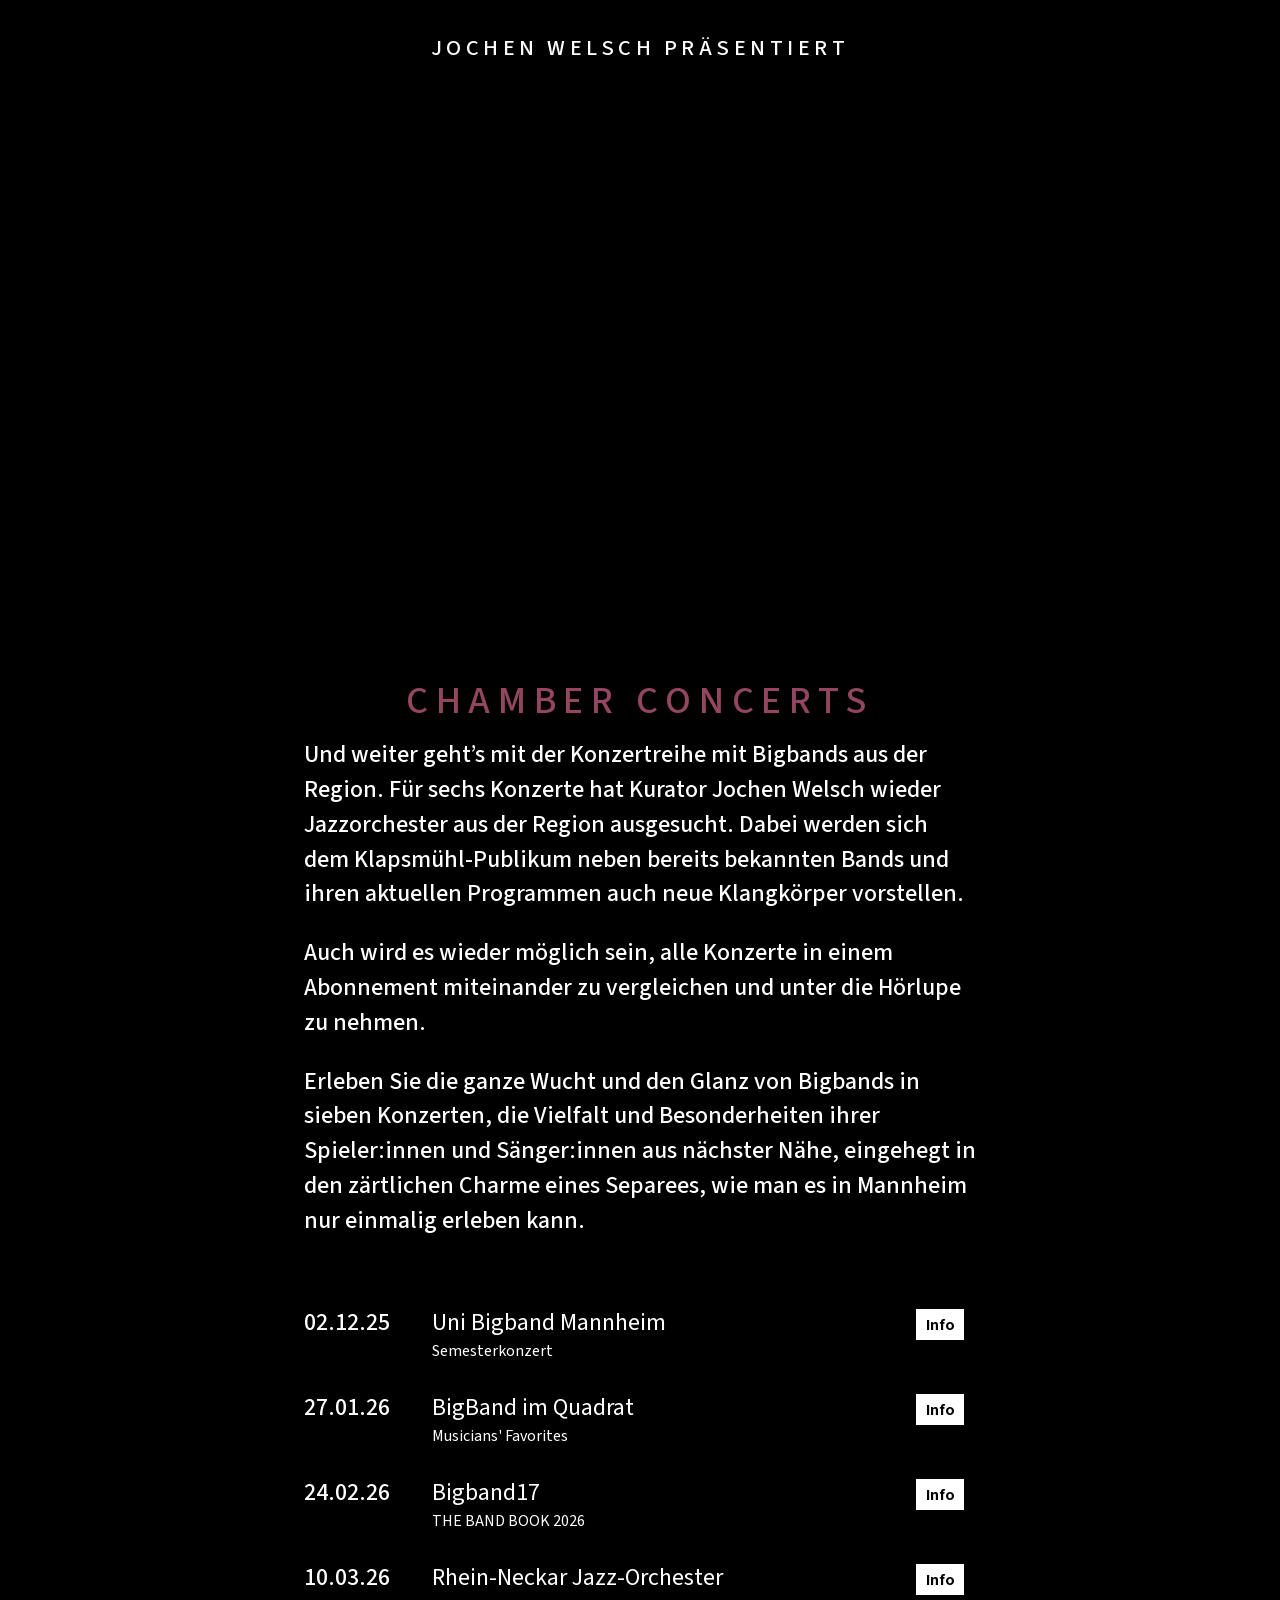
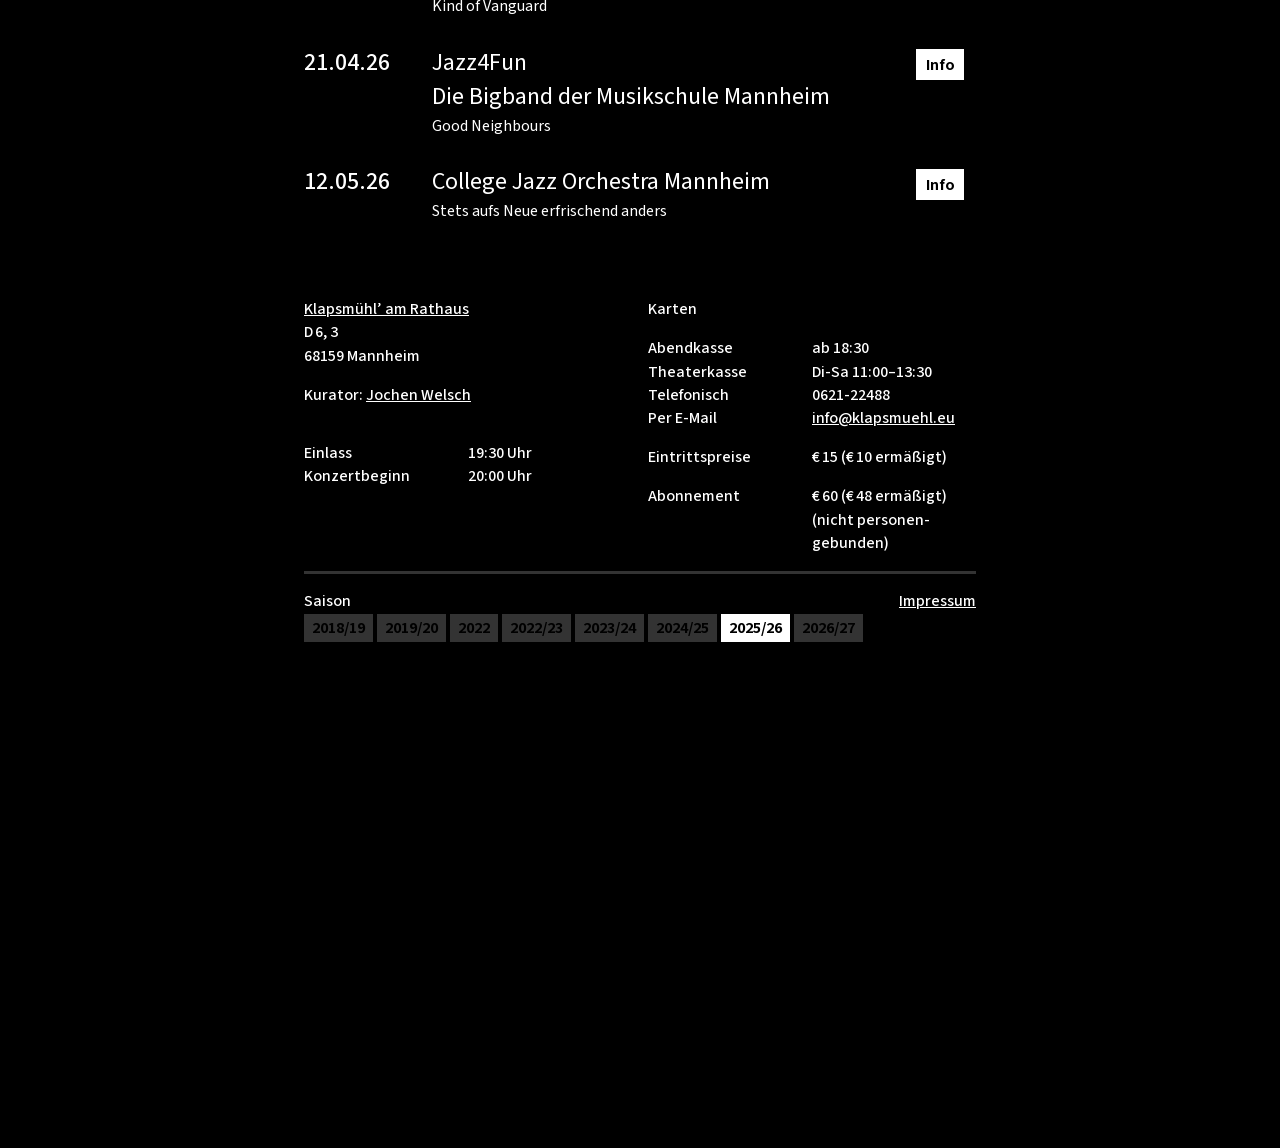
<file: index.html>
<!DOCTYPE html>
<html lang="de" class="home no-js">
<head>
	<meta charset="UTF-8">
	<meta http-equiv="refresh" content="1; url=./2026/">
	
	<title>Big Band Chamber Concerts - Welcome</title>

	<link rel="icon" type="image/x-icon" href="//bigbandchamberconcerts.de/favicon.ico?v=1" sizes="any">
	<link rel="icon" href="//bigbandchamberconcerts.de/favicon.svg?v=1" type="image/svg+xml">

	<style>
		@layer global;
		@import url('./global.css') layer(global);
	</style>

	<script>
		setTimeout(function () {
			window.location.href = './2026/';
		}, 20);
	</script>
	<!-- VERSION_PLACEHOLDER -->
</head>
<body>
	<p>If you are not redirected automatically, follow this <a href="./2026/">link to season 2025/26</a>.</p>
</body>
</html>
</file>
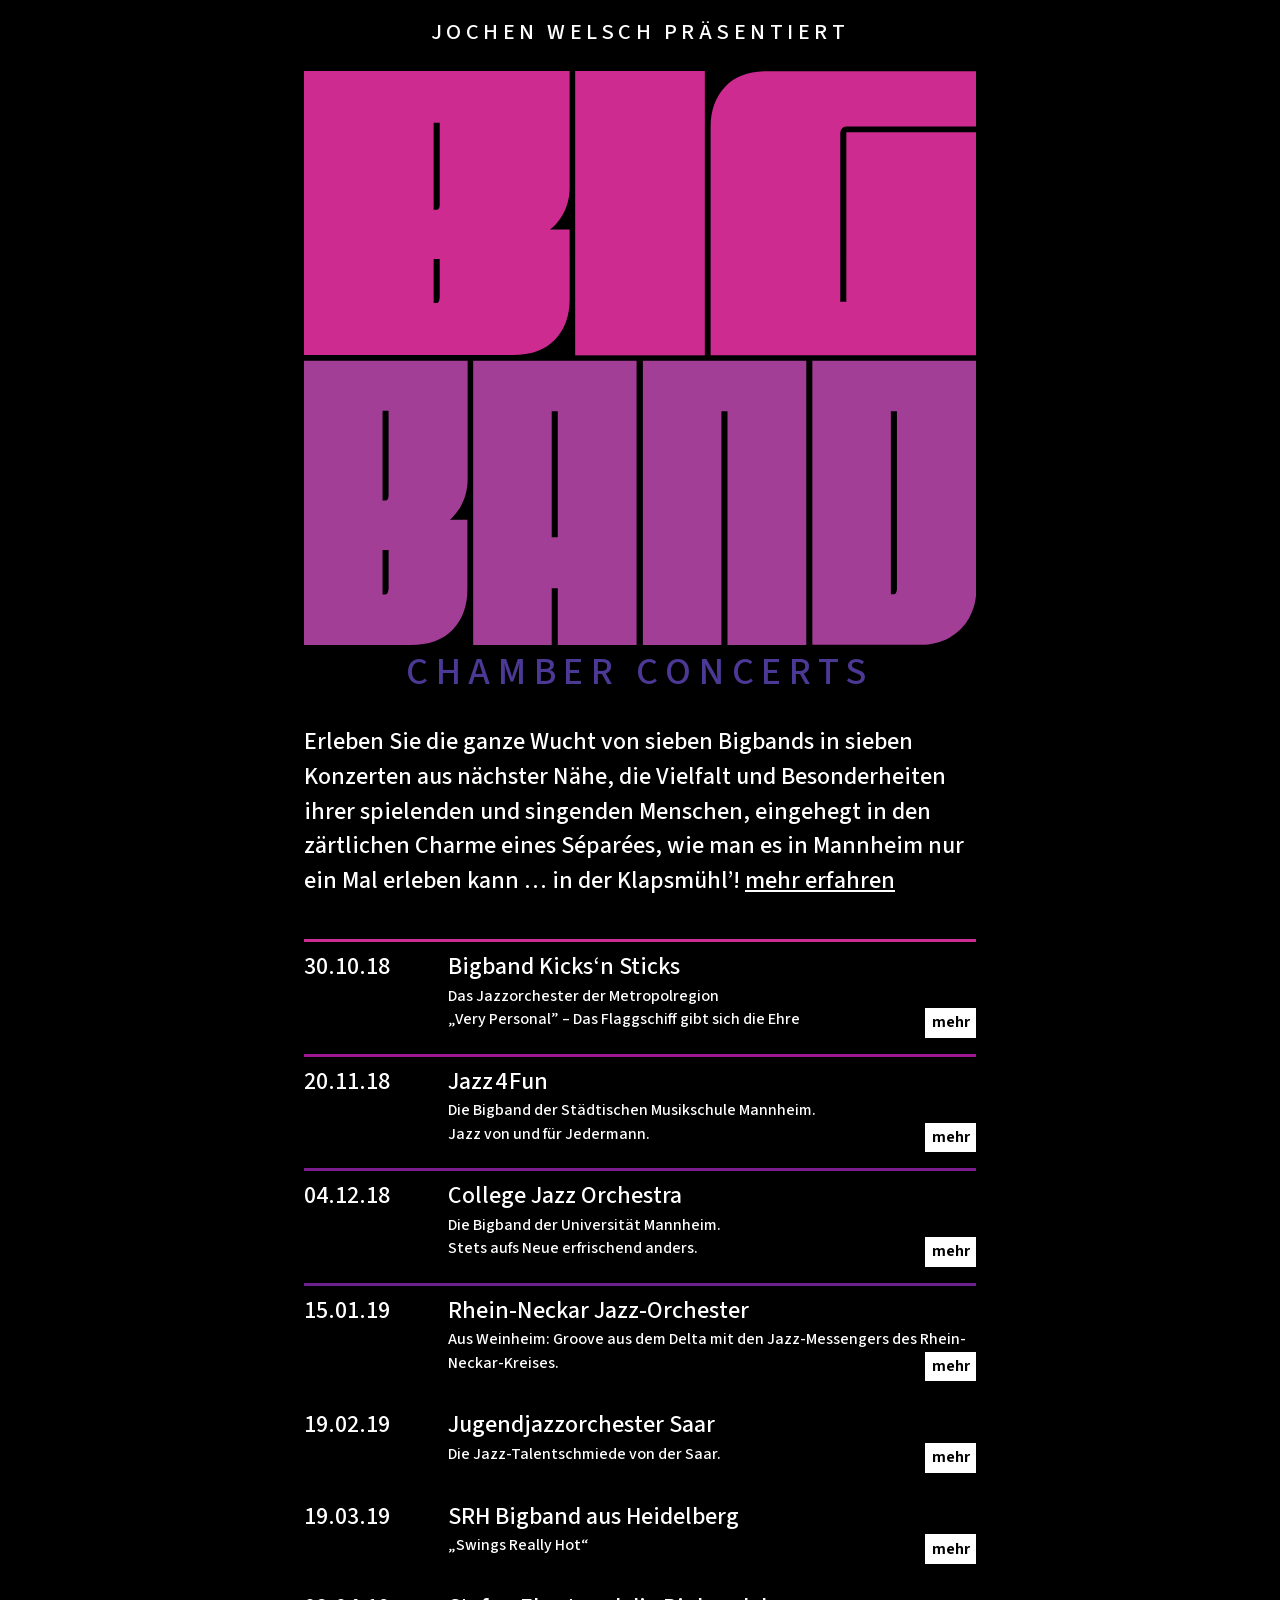
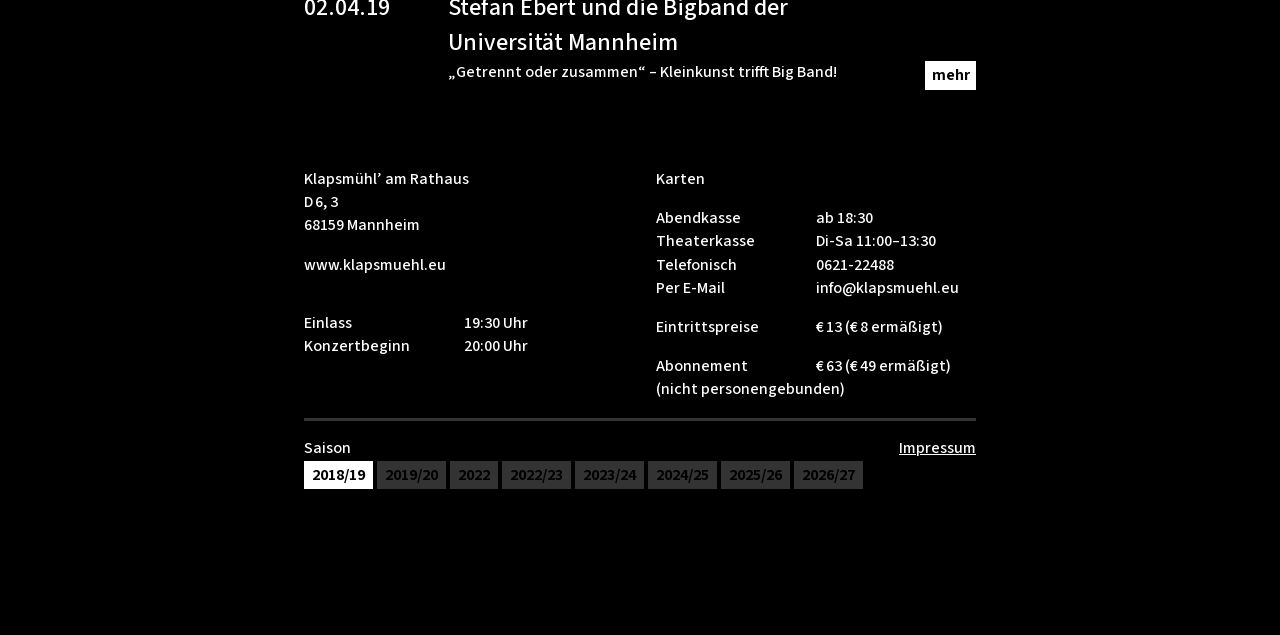
<file: 2018/index.html>
<!DOCTYPE html>
<html lang="de" class="bbcc-2018 no-js">
<head>
	<meta charset="utf-8" />
	<title>Big Band Chamber Concerts - Saison 2018/19</title>

	<meta name="viewport" content="width=device-width" />
	<!-- https://erikrunyon.com/2018/06/designing-web-content-for-watchos/ -->
	<!--<meta name="disabled-adaptations" content="watch">-->
	<link rel="icon" type="image/x-icon" href="//bigbandchamberconcerts.de/2018/favicon.ico">
	<meta property="og:title" content="Big Band Chamber Concerts" />
	<meta property="og:image" content="//bigbandchamberconcerts.de/2018/bbcc_preview.png" />

	<style>
		@layer global, theme;
		@import url('../global.css') layer(global);
		@import url('./2018.css') layer(theme);

		:root {
			--season-color-top: #A33E96;
			--season-color-bottom: #CD2B90;
		}
	</style>

	<!-- VERSION_PLACEHOLDER -->
	<script src="../global.js" type="module"></script><!-- module scripts are deferred by default -->
	<script src="./2018.js" type="module"></script>
</head>
<body>

	<div class="wrapper">
		<header>
			<span>Jochen Welsch präsentiert</span>
			<span><img src="./bigband.svg" class="logo" alt="Big Band Chamber Concerts"></span>
			<span>Chamber Concerts</span>
		</header>

		<main>
			<p class="intro">Erleben Sie die ganze Wucht von sieben Bigbands in sieben Konzerten aus nächster Nähe, die Vielfalt und Besonderheiten ihrer spielenden und singenden Menschen, eingehegt in den zärtlichen Charme eines Séparées, wie man es in Mannheim nur ein Mal erleben kann … in der Klapsmühl’! <a href="#toggle" id="toggle-intro">mehr erfahren</a></p>

			<div class="description hidden">
				<p>Die Idee, große Bands in einem kleinen Klub auftreten zu lassen, erscheint auf den ersten Blick etwas irrig, ist jedoch nicht so abwegig, wie z.B. einen Elefanten mit einer Mücke kreuzen zu wollen.</p>

				<p>Oftmals war Kurator Jochen Welsch selbst Band-Leader, wenn er mit Studierenden der Musikhochschule turnusgemäß zweimal im Jahr die akustischen Eigenheiten unseres Theaters auslotete. Die auf beiden Seiten - nämlich Bühne und Auditorium - prall gefüllte Klapsmühl’ erwies sich als Konzertsaal erster Güte mit urbanem Flair. Daraus entstand auch die Idee, Bigbands aus der Region eine Plattform zu geben und damit dem Publikum vor Ort die Möglichkeit zu bieten, einen solchen Makro-Kosmos mit all seinen Kleinst-Organismen unter die Hör-Lupe zu nehmen, ferner ganz und gar „nerdig“ die Bands miteinander in einer Abo-Reihe vergleichen zu können und den Begriff „regional“ weit zu denken.</p>

				<p>Erleben Sie die ganze Vielfalt einer Musikanten-Szene, die oft genug am Rand der medialen Aufmerksamkeit ihr durchaus interessantes Werk betreibt, egal ob mit Profi-Musikern, als Jugend-Auswahl-Ensemble oder ambitionierten Amateuren.</p>

				<p>Den Auftakt im Oktober bestreitet mit der Profi-Bigband Kicks’n Sticks das Flaggschiff der hiesigen Bigbands mit einem „Very Personal“-Programm, gefolgt von der Bigband der Städtischen Musikschule Mannheim - „Jazz4Fun“ unter der Leitung von Bernd Ballreich.</p>

				<p>Die Bigband der Universität Mannheim wird gleich mit zwei unterschiedlichen Programmen - geleitet von Jochen Welsch - beim Publikum vorstellig. Bei einem davon wird der Singer&Songwriter Stefan Ebert mit seinen Stücken unter dem Motto „Getrennt oder zusammen - Kleinkunst trifft Big Band“ zu Gast sein. Mit der SRH Bigband und dem Rhein-Neckar Jazz Orchester haben wir zwei sehr interessante und bestens kultivierte Bands aus der Region eingeladen. SRH aus Heidelberg könnte durchaus auch für „Swings Really Hot“ stehen, während das RNJO unter dem Motto „Groove aus dem Delta“ als musikalische Botschafter des Rhein-Neckar-Kreises ein breites Spektrum zwischen Tradition und Moderne im Portfolio hat.</p>

				<p>Das Jugendjazzorchster des Saarlandes unter der Leitung von Martin S. Schmitt - ein Auswahlorchester ersten Ranges - wird ein weiteres Schmankerl sein, das Sie sich nicht entgehen lassen sollten!</p>

				<p>Erleben Sie die ganze Wucht von sieben Bigbands in sieben Konzerten aus nächster Nähe, die Vielfalt und Besonderheiten ihrer spielenden und singenden Menschen, eingehegt in den zärtlichen Charme eines Séparées, wie man es in Mannheim nur ein Mal erleben kann.</p>
				<p><a href="#toggle" id="hide-extended-intro">Beschreibung ausblenden</a></p>
			</div>

			<dl class="termine">
				<dt data-color="cd2c91">30.10.18</dt>
				<dd>
					<em>Bigband Kicks‘n Sticks</em>Das Jazzorchester der Metropolregion<br />„Very Personal” – Das Flaggschiff gibt sich die Ehre
					<a href="#more" class="band-more">mehr</a>
					<figure class="detail">
						<img src="./termine_kicksnsticks.jpg" width="800" height="533" />
						<figcaption>Band-Website: <a href="http://www.kicksnsticks.de" data-external="true">kicksnsticks.de</a><br />Bildrechte: P. Nimsky 2017</figcaption>
					</figure>
				</dd>

				<dt data-color="a0188f">20.11.18</dt>
				<dd>
					<em>Jazz 4 Fun</em>Die Bigband der Städtischen Musikschule Mannheim.<br />Jazz von und für Jedermann.
					<a href="#more" class="band-more">mehr</a>
					<figure class="detail">
						<img src="./termine_jazz4fun.jpg" width="800" height="533" />
						<figcaption>Band-Website: <a href="http://www.mannheim.de/de/seiten?fulltext=Jazz4fun" data-external="true">www.mannheim.de/de/seiten?fulltext=Jazz4fun</a></figcaption>
					</figure>
				</dd>

				<dt data-color="7b1d8e">04.12.18</dt>
				<dd>
					<em>College Jazz Orchestra</em>Die Bigband der Universität Mannheim.<br />Stets aufs Neue erfrischend anders.
					<a href="#more" class="band-more">mehr</a>
					<figure class="detail">
						<img src="./termine_cjo.jpg" width="800" height="533" />
						<figcaption>Band-Website: <a href="http://collegejazz.uni-mannheim.de" data-external="true">collegejazz.uni-mannheim.de</a><br />Bildrechte: F.ULL.IMAGE Photografie</figcaption>
					</figure>
				</dd>

				<dt data-color="6c218e">15.01.19</dt>
				<dd>
					<em>Rhein-Neckar Jazz-Orchester</em>Aus Weinheim: Groove aus dem Delta mit den Jazz-Messengers des Rhein-Neckar-Kreises.
					<a href="#more" class="band-more">mehr</a>
					<figure class="detail">
						<img src="./termine_rnjo.jpg" width="800" height="533" />
						<figcaption>Band-Website: <a href="http://www.rnjo.de" data-external="true">www.rnjo.de</a></figcaption>
					</figure>
				</dd>

				<dt data-color="51238d">19.02.19</dt>
				<dd>
					<em>Jugendjazzorchester Saar</em>Die Jazz-Talentschmiede von der Saar.
					<a href="#more" class="band-more">mehr</a>
					<figure class="detail">
						<img src="./termine_josaar.jpg" width="800" height="533" />
						<figcaption>Band-Website: <a href="http://www.jjos.de" data-external="true">www.jjos.de</a></figcaption>
					</figure>
				</dd>

				<dt data-color="503095">19.03.19</dt>
				<dd>
					<em>SRH Bigband aus Heidelberg</em>„Swings Really Hot“
					<a href="#more" class="band-more">mehr</a>
					<figure class="detail">
						<img src="./termine_srh.jpg" width="800" height="533" />
						<figcaption>Band-Website: <a href="https://www.srh-bigband.de" data-external="true">www.srh-bigband.de</a></figcaption>
					</figure>
				</dd>

				<dt data-color="342b87">02.04.19</dt>
				<dd>
					<em>Stefan Ebert und die Bigband der Universität&nbsp;Mannheim</em>„Getrennt oder zusammen“ – Kleinkunst trifft Big Band!
					<a href="#more" class="band-more">mehr</a>
					<figure class="detail">
						<img src="./termine_stefanebert.jpg" width="800" height="533" />
						<figcaption>Band-Website: <a href="http://www.stefan-ebert.de" data-external="true">www.stefan-ebert.de</a><br />Bildrechte: P. Nimsky 2017</figcaption>
					</figure>
				</dd>

				<dt data-color="342b87"></dt><dd></dd>
			</dl>

			<section class="left">
				<p>Klapsmühl’ am Rathaus<br />
				D 6, 3<br />
				68159 Mannheim</p>

				<p>www.klapsmuehl.eu</p>

				<hr data-color="342b87" />

				<dl>
					<dt>Einlass</dt><dd>19:30 Uhr</dd>
					<dt>Konzertbeginn</dt><dd>20:00 Uhr</dd>
				</dl>
			</section>
			<section class="right">
				<p>Karten</p>

				<dl>
					<dt>Abendkasse</dt><dd>ab 18:30</dd>
					<dt>Theaterkasse</dt><dd>Di-Sa 11:00–13:30</dd>
					<dt>Telefonisch</dt><dd>0621-22488</dd>
					<dt>Per E-Mail</dt><dd>info@klapsmuehl.eu</dd>
				</dl>

				<dl>
					<dt>Eintrittspreise</dt><dd>€&thinsp;13 (€&thinsp;8 ermäßigt)</dd>
				</dl>

				<dl>
					<dt>Abonnement</dt><dd>€&thinsp;63 (€&thinsp;49 ermäßigt)</dd>
					<span>(nicht personengebunden)</span>
				</dl>
			</section>
		</main>

		<footer>
			<nav class="season">
				<p>Saison</p>

				<ul>
					<li><a href="../nav.html">Other Seasons</a></li>
				</ul>
			</nav>

			<div class="meta">
				<a href="../imprint.html">Impressum</a>
			</div>
		</footer>
	</div>
</body>
</html>
</file>
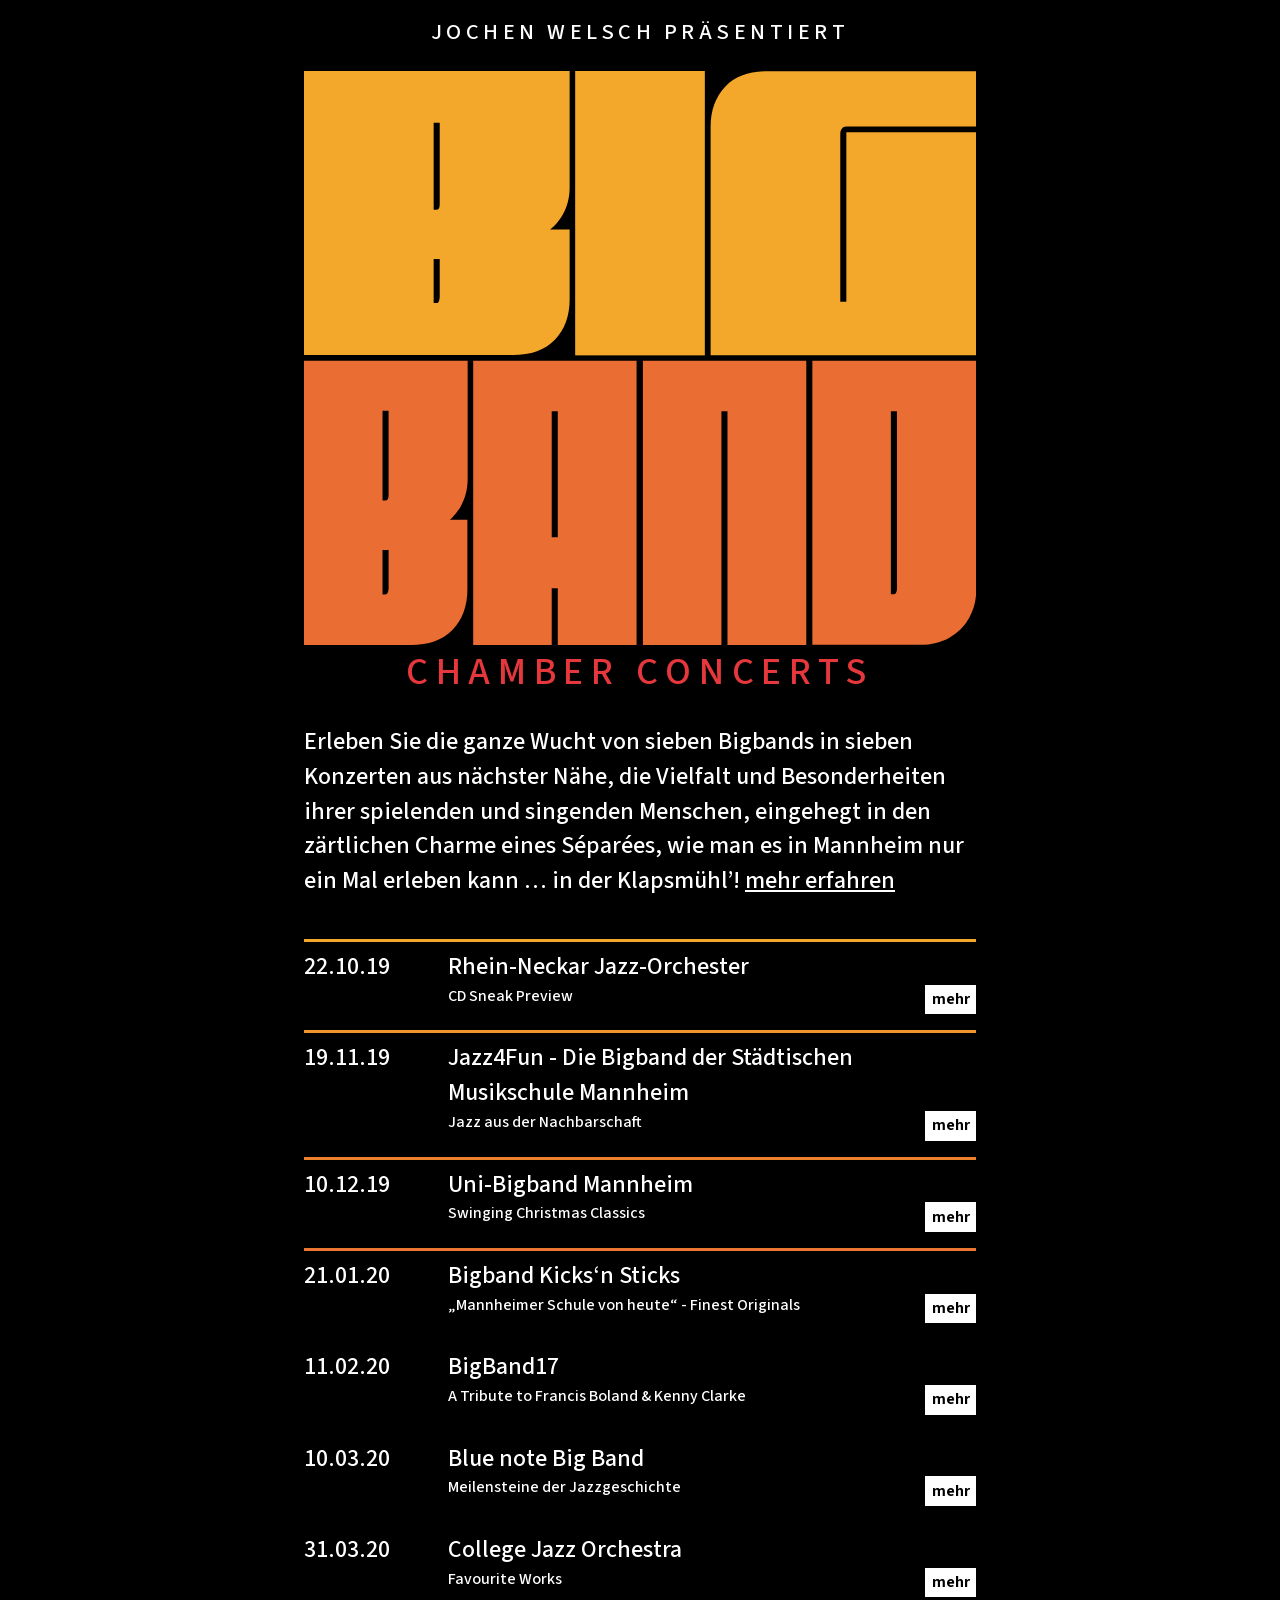
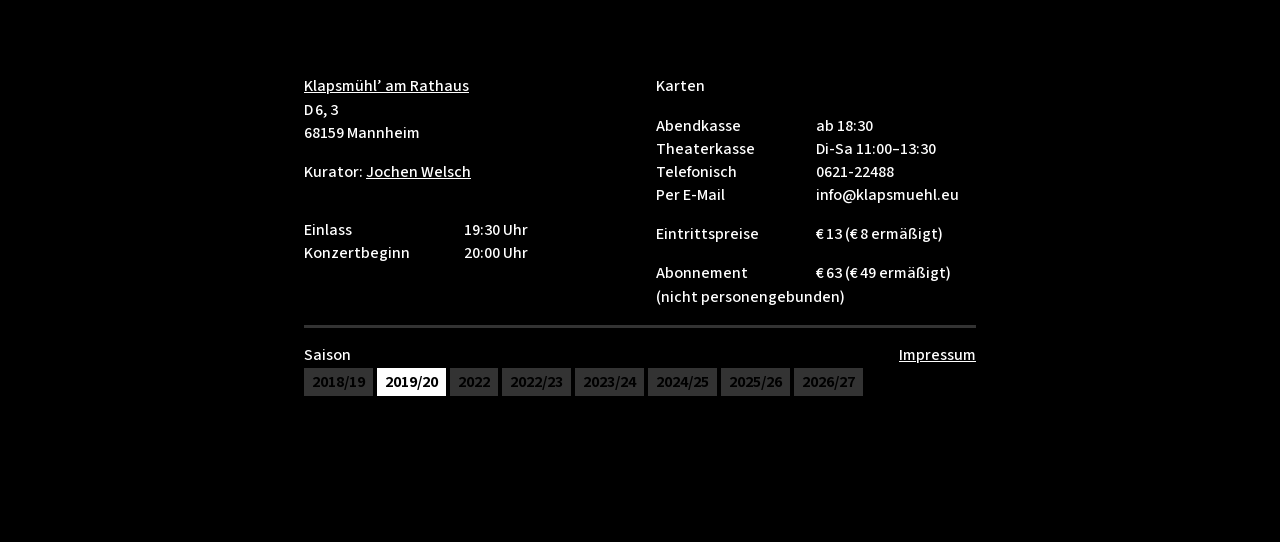
<file: 2019/index.html>
<!DOCTYPE html>
<html lang="de" class="bbcc-2019 no-js">
<head>
	<meta charset="utf-8" />
	<title>Big Band Chamber Concerts - Saison 2019/20</title>

	<meta name="viewport" content="width=device-width" />
	<link rel="icon" type="image/x-icon" href="//bigbandchamberconcerts.de/2019/favicon.ico">
	<meta property="og:title" content="Big Band Chamber Concerts" />
	<meta property="og:image" content="//bigbandchamberconcerts.de/2019/bbcc_preview.png" />

	<style>
		@layer global, theme;
		@import url('../global.css') layer(global);
		@import url('./2019.css') layer(theme);

		:root {
			--season-color-top: #ea6d33;
			--season-color-bottom: #f3a82c;
		}
	</style>

	<!-- VERSION_PLACEHOLDER -->
	<script src="../global.js" type="module"></script><!-- module scripts are deferred by default -->
	<script src="./2019.js" type="module"></script>
	<style>
		
	</style>
</head>
<body>

	<div class="wrapper">
		<header>
			<span>Jochen Welsch präsentiert</span>
			<span><img src="./bigband.svg?v=1" class="logo" alt="Big Band Chamber Concerts"></span>
			<span>Chamber Concerts</span>
		</header>

		<main>
			<p class="intro">Erleben Sie die ganze Wucht von sieben Bigbands in sieben Konzerten aus nächster Nähe, die Vielfalt und Besonderheiten ihrer spielenden und singenden Menschen, eingehegt in den zärtlichen Charme eines Séparées, wie man es in Mannheim nur ein Mal erleben kann … in der Klapsmühl’! <a href="#toggle" id="toggle-intro">mehr erfahren</a></p>

			<div class="description hidden">
				<p>Die Konzertreihe mit Big Bands aus der Region geht nach einer fulminanten ersten Saison in die zweite Runde. Die auf beiden Seiten - nämlich Bühne und Auditorium - prall gefüllte Klapsmühl’ erwies sich als Konzertsaal erster Güte mit urbanem Flair.</p>

				<p>Für sieben weitere Konzerte hat Kurator Jochen Welsch wieder Jazzorchester ausgesucht, ohne den Begriff „regional“ zu eng zu fassen. Dabei werden sich dem Klapsmühl-Publikum neben bereits bekannten Bands und ihren aktuellen Programmen auch einige neue Klangkörper vorstellen.</p>

				<p>Auch wird es wieder möglich sein, alle Bigbands in einem Abonnement miteinander zu vergleichen und unter die Hörlupe zu nehmen.</p>

				<p>Beim Auftakt im Oktober stellt das Rhein-Neckar Jazz Orchester in einer Sneak Preview seine aktuelle CD-Produktion vor. Im November kommen unsere Nachbarn aus der Städtischen Musikschule „Jazz4Fun“ auf einen Besuch vorbei.</p>

				<p>Die Bigband der Universität Mannheim stimmt uns lässig swingend im Dezember auf Weihnachten ein.</p>

				<p>Die Profis von Kicks’n Sticks zeigen passend zum neuen Jahr mit Musik von Mannheimer Jazz-Komponisten, dass zeitgenössische Musik nicht nur für Musiker interessant ist.</p>

				<p>Mit den Programmen der BigBand17 aus Heidelberg und der Blue note Big Band aus Neustadt wird Jazzgeschichte lebendig.</p>

				<p>Das College Jazz Orchestra beschließt die Saison und präsentiert die Ergebnisse von zwei Semestern intensiver Arbeit.</p>

				<p>Erleben Sie die ganze Vielfalt einer Musikanten-Szene, die oft genug am Rand der medialen Aufmerksamkeit ihr interessantes Werk betreibt.</p>
				<p><a href="#toggle" id="hide-extended-intro">Beschreibung ausblenden</a></p>
			</div>

			<dl class="termine">
				<dt data-color="f2a72b">22.10.19</dt>
				<dd>
					<em>Rhein-Neckar Jazz-Orchester</em>CD Sneak Preview
					<a href="#more" class="band-more">mehr</a>
					<figure class="detail">
						<img src="./termine-rnjo.jpg?v=1" width="800" height="533" />
						<figcaption>Band-Website: <a href="http://www.rnjo.de" data-external="true">www.rnjo.de</a></figcaption>
					</figure>
				</dd>

				<dt data-color="f0942d">19.11.19</dt>
				<dd>
					<em>Jazz4Fun - Die Bigband der Städtischen Musikschule Mannheim</em>Jazz aus der Nachbarschaft
					<a href="#more" class="band-more">mehr</a>
					<figure class="detail">
						<img src="./termine-jazz4fun.jpg?v=1" width="800" height="533" />
						<figcaption>Band-Website: <a href="http://www.mannheim.de/de/seiten?fulltext=Jazz4fun" data-external="true">www.mannheim.de/de/seiten?fulltext=Jazz4fun</a></figcaption>
					</figure>
				</dd>

				<dt data-color="ee812d">10.12.19</dt>
				<dd>
					<em>Uni-Bigband Mannheim</em>Swinging Christmas Classics
					<a href="#more" class="band-more">mehr</a>
					<figure class="detail">
						<img src="./termine-bb-uni-ma.jpg?v=1" width="800" height="533" />
						<figcaption>Band-Website: <a href="http://www.stefan-ebert.de" data-external="true">www.stefan-ebert.de</a><br />Bildrechte: P. Nimsky 2017</figcaption>
					</figure>
				</dd>

				<dt data-color="eb7733">21.01.20</dt>
				<dd>
					<em>Bigband Kicks‘n Sticks</em>„Mannheimer Schule von heute“ - Finest Originals
					<a href="#more" class="band-more">mehr</a>
					<figure class="detail">
						<img src="./termine-kicksnsticks.jpg?v=1" width="800" height="533" />
						<figcaption>Band-Website: <a href="http://www.kicksnsticks.de" data-external="true">kicksnsticks.de</a><br />Bildrechte: P. Nimsky 2017</figcaption>
					</figure>
				</dd>

				<dt data-color="eb6e33">11.02.20</dt>
				<dd>
					<em>BigBand17</em>A Tribute to Francis Boland & Kenny Clarke
					<a href="#more" class="band-more">mehr</a>
					<figure class="detail">
						<img src="./termine-bb17.jpg?v=1" width="800" height="533" />
						<figcaption>Band-Website: <a href="https://bigband17.de/" data-external="true">bigband17.de</a></figcaption>
					</figure>
				</dd>

				<dt data-color="e85631">10.03.20</dt>
				<dd>
					<em>Blue note Big Band</em>Meilensteine der Jazzgeschichte
					<a href="#more" class="band-more">mehr</a>
					<figure class="detail">
						<img src="./termine-bluenote.jpg?v=1" width="800" height="533" />
						<figcaption>Band-Website: <a href="https://www.bluenotebigband.de/" data-external="true">bluenotebigband.de</a></figcaption>
					</figure>
				</dd>

				<dt data-color="e6383c">31.03.20</dt>
				<dd>
					<em>College Jazz Orchestra</em>Favourite Works
					<a href="#more" class="band-more">mehr</a>
					<figure class="detail">
						<img src="./termine-cjo.jpg?v=1" width="800" height="533" />
						<figcaption>Band-Website: <a href="http://collegejazz.uni-mannheim.de/" data-external="true">collegejazz.uni-mannheim.de</a></figcaption>
					</figure>
				</dd>



				<dt data-color="e41f46"></dt><dd></dd>
			</dl>

			<section class="left">
				<p><a href="http://www.klapsmuehl.eu/" data-external="true">Klapsmühl’ am Rathaus</a><br />
				D 6, 3<br />
				68159 Mannheim</p>

				<p>Kurator: <a href="http://jochenwelsch.com/" data-external="true">Jochen Welsch</a></p>

				<hr data-color="e41f46" />

				<dl>
					<dt>Einlass</dt><dd>19:30 Uhr</dd>
					<dt>Konzertbeginn</dt><dd>20:00 Uhr</dd>
				</dl>
			</section>
			<section class="right">
				<p>Karten</p>

				<dl>
					<dt>Abendkasse</dt><dd>ab 18:30</dd>
					<dt>Theaterkasse</dt><dd>Di-Sa 11:00–13:30</dd>
					<dt>Telefonisch</dt><dd>0621-22488</dd>
					<dt>Per E-Mail</dt><dd>info@klapsmuehl.eu</dd>
				</dl>

				<dl>
					<dt>Eintrittspreise</dt><dd>€&thinsp;13 (€&thinsp;8 ermäßigt)</dd>
				</dl>

				<dl>
					<dt>Abonnement</dt><dd>€&thinsp;63 (€&thinsp;49 ermäßigt)</dd>
					<span>(nicht personengebunden)</span>
				</dl>
			</section>
		</main>

		<footer>
			<nav class="season">
				<p>Saison</p>

				<ul>
					<li><a href="../nav.html">Other Seasons</a></li>
				</ul>
			</nav>

			<div class="meta">
				<a href="../imprint.html">Impressum</a>
			</div>
		</footer>
	</div>
</body>
</html>
</file>
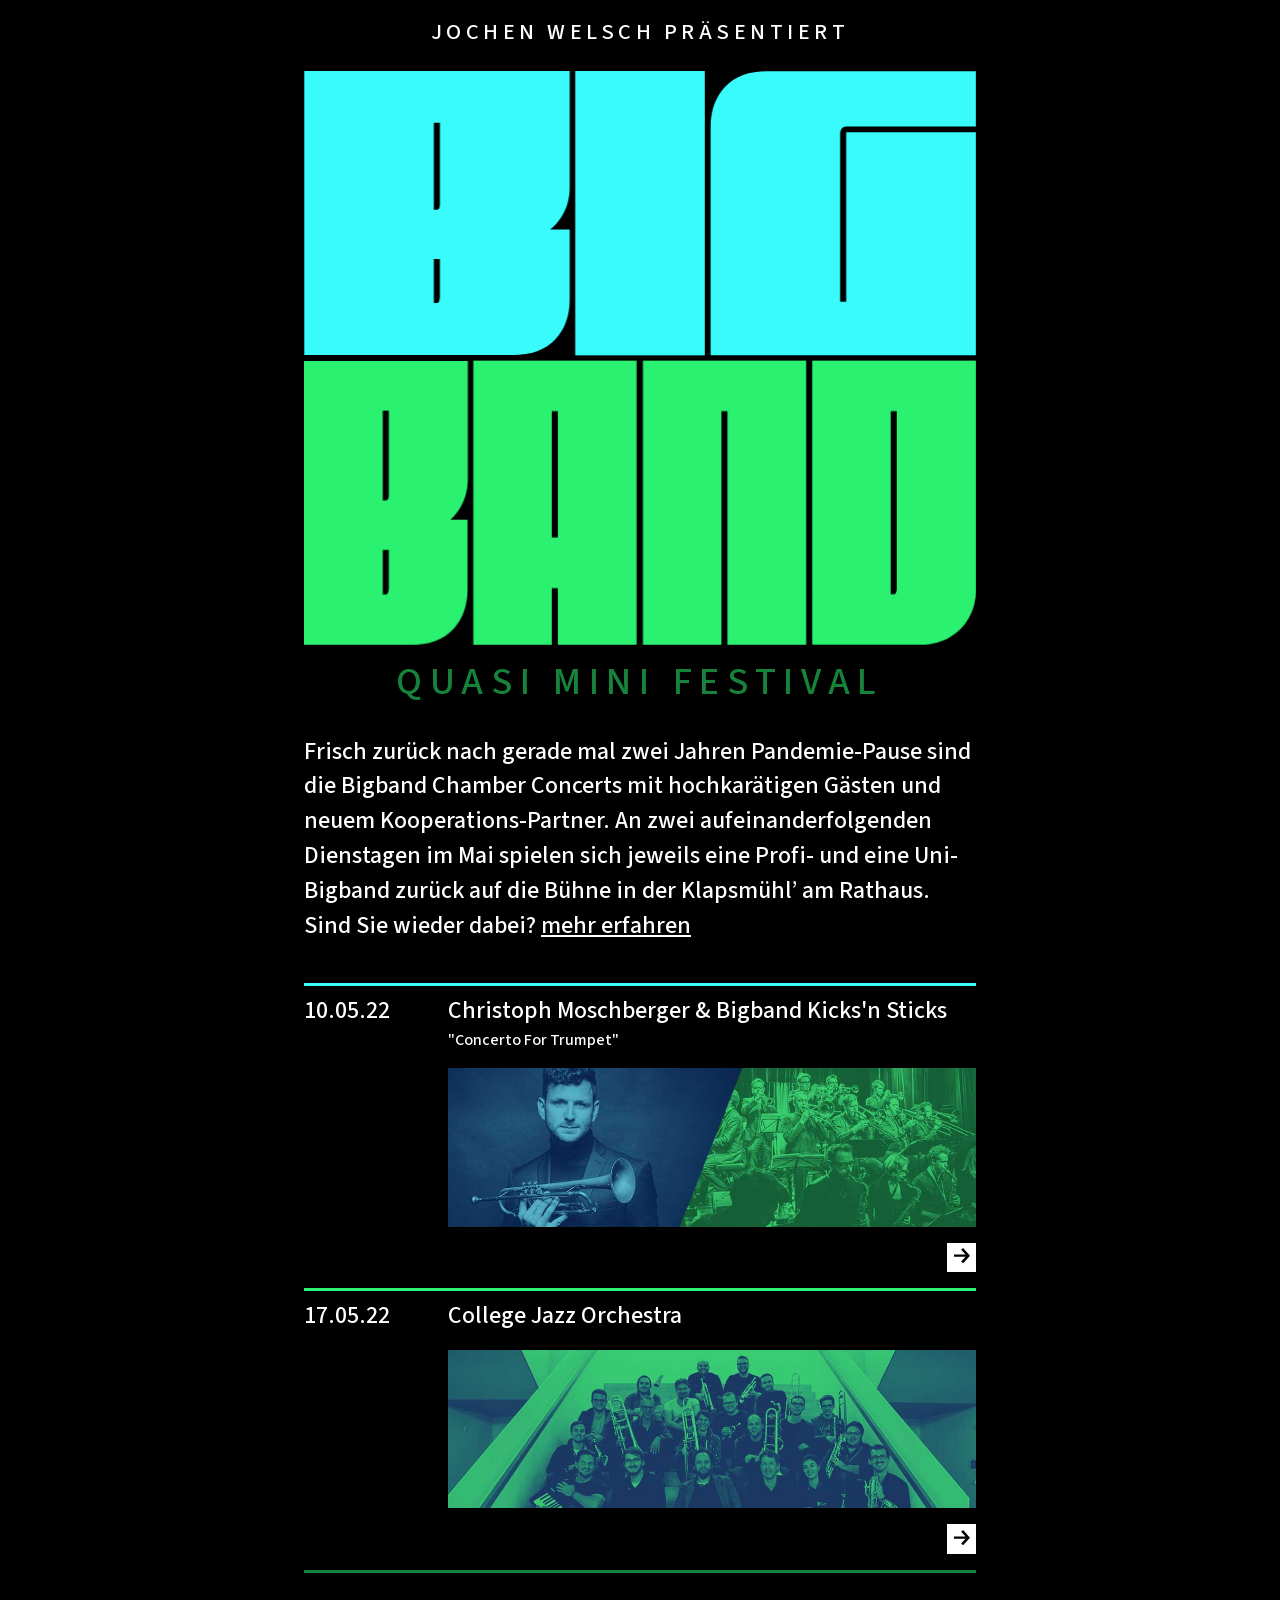
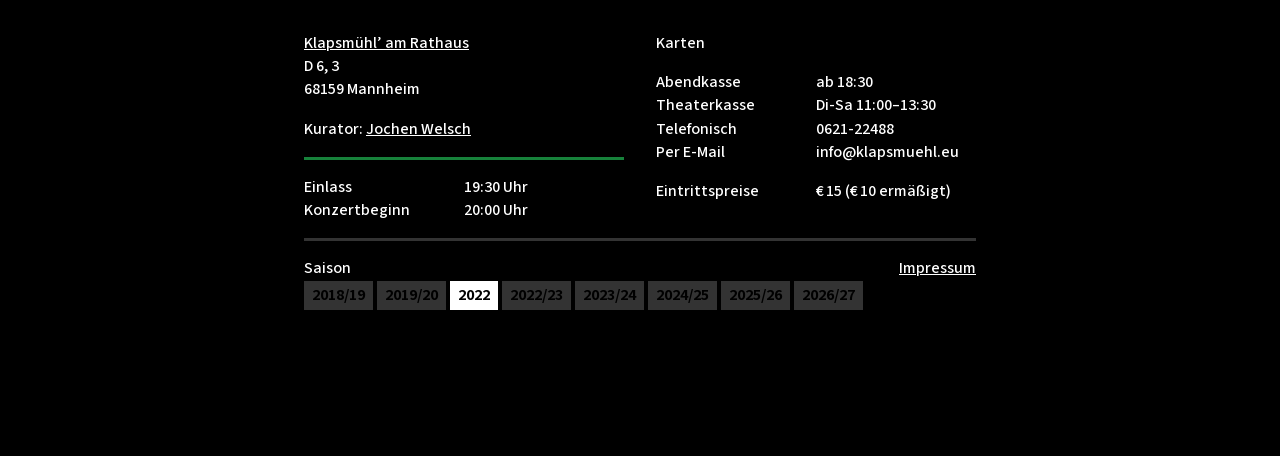
<file: 2022/index.html>
<!DOCTYPE html>
<html lang="de" class="bbcc-2022 no-js">
<head>
	<meta charset="utf-8" />
	<title>Big Band Chamber Concerts - Saison 2021/22</title>

	<meta name="viewport" content="width=device-width" />
	
	<link rel="icon" href="../favicon.ico" sizes="any" />
	<!-- dynamic SVG favicon -->
	<!--<link rel="icon" type="image/svg+xml" href="data:image/svg+xml;utf8,<?php

		function encodeURIComponent($str) {
			$revert = array('%21'=>'!', '%2A'=>'*', '%27'=>"'", '%28'=>'(', '%29'=>')');
			return strtr(rawurlencode($str), $revert);
		}

		ob_start();
		echo('<svg width="32" height="32" viewbox="0 0 32 32" xmlns="http://www.w3.org/2000/svg">');
		echo('<g fill="#3bfffd">');
		echo('<rect x="0" y="0" width="12" height="16" />');
		echo('<rect x="13" y="0" width="6" height="16" />');
		echo('<rect x="20" y="0" width="12" height="16" />');
		echo('</g>');
		echo('<g fill="#2cf373">');
		echo('<rect x="0" y="17" width="8" height="15" />');
		echo('<rect x="9" y="17" width="7" height="15" />');
		echo('<rect x="17" y="17" width="7" height="15" />');
		echo('<rect x="25" y="17" width="7" height="15" />');
		echo('</g>');
		echo('</svg>');
		$svg = ob_get_contents();
		ob_end_clean();
		echo(encodeURIComponent($svg));
	?>">-->

	<meta property="og:title" content="Big Band Quasi Mini Festival" />
	<meta property="og:image" content="//bigbandchamberconcerts.de/2022/bbcc_preview.png" />

	<style>
		@layer global, theme;
		@import url('../global.css') layer(global);
		@import url('./2022.css') layer(theme);

		:root {
			--season-color-top: #3bfeff;
			--season-color-bottom: #2cf472;
		}
	</style>

	<!-- VERSION_PLACEHOLDER -->
	<script src="../global.js" type="module"></script><!-- module scripts are deferred by default -->
	<script src="./2022.js" type="module"></script>
</head>
<body>

	<div class="wrapper">
		<header>
			<span>Jochen Welsch präsentiert</span>
			<!--<span><img src="./bigband.svg?v=1" class="logo" alt="Big Band Chamber Concerts"></span>-->
			<span><object data="./bigband.svg?v=1&amp;color1=3bfeff&amp;color2=2cf472" class="logo" type="image/svg+xml"></object></span>
			<span>Quasi Mini Festival</span>
		</header>

		<main>
			<p class="intro">Frisch zurück nach gerade mal zwei Jahren Pandemie-Pause sind die Bigband Chamber Concerts mit hochkarätigen Gästen und neuem Kooperations-Partner. An zwei aufeinanderfolgenden Dienstagen im Mai spielen sich jeweils eine Profi- und eine Uni-Bigband zurück auf die Bühne in der Klapsmühl’ am Rathaus.  Sind Sie wieder dabei? <a href="#toggle" id="toggle-intro">mehr erfahren</a></p>

			<div class="description hidden">
				<p>Frisch zurück nach gerade mal zwei Jahren Pandemie-Pause sind die Bigband Chamber Concerts mit hochkarätigen Gästen und neuem Kooperations-Partner. An zwei aufeinanderfolgenden Dienstagen im Mai spielen sich jeweils eine Profi- und eine Uni-Bigband zurück auf die Bühne in der Klapsmühl’ am Rathaus.  Sind Sie wieder dabei?</p>

				<p>Die Bigband Kicks’n Sticks und ihr Star-Gast, der Trompeter Christoph Moschberger, machen den Anfang am 10. Mai in einem Kooperations-Konzert mit der <a href="http://www.ig-jazz.de/" data-external="true" rel="noopener">IG Jazz Rhein-Neckar</a>. Eine Woche später folgt das College Jazz Orchestra mit seinem Semesterkonzert. Ein Quasi Mini Festival, bevor es im Oktober mit der Reihe weitergeht.</p>
				<p><a href="#toggle" id="hide-extended-intro">Beschreibung ausblenden</a></p>
			</div>

			<dl class="termine">
				<dt data-color="3bfffd"><time datetime="2022-05-10 20:00:00">10.05.22</time></dt>
				<dd>
					<p style="margin-top: 0;"><em>Christoph Moschberger &amp; Bigband Kicks'n Sticks</em> "Concerto For Trumpet"</p>

					<p><img src="./termine-bb-2022-01.jpg?v=1" width="1000" height="300" /></p>

					<a href="#more" class="band-more">
						<svg class="arrow" width="16" height="16" viewBox="0 0 40 40">
							<g stroke="none" fill="none">
								<polygon id="rightarrow" fill="currentColor" points="22.7994228 0 17.7777778 4.27128427 28.975469 16.046176 0 16.046176 0 22.1645022 28.975469 22.1645022 17.7777778 33.9393939 22.7994228 38.2106782 40 19.1053391"></polygon>
							</g>
						</svg>
					</a>

					<div class="detail">
						<p>Nach langer Pause findet wieder ein Big Band Chamber Concert statt und markiert damit den Beginn einer Kooperation mit der <a href="http://www.ig-jazz.de/" data-external="true" rel="noopener">IG Jazz Rhein Neckar</a>.</p>

						<p>Für diesen Auftakt konnten wir „<a href="http://www.kicksnsticks.de/" data-external="true" rel="noopener">Kicks’n Sticks</a>“ - das professionelle Jazzorchester der Metropolregion unter der Leitung von <a href="http://jochenwelsch.com/" data-external="true" rel="noopener">Jochen Welsch</a> gewinnen. Hier versammeln sich renommierte Jazzmusiker*innen, um ihrer gemeinsamen Leidenschaft – der Big Band Musik in all ihren Facetten – zu frönen. Mit <a href="http://www.moschberger.de/" data-external="true" rel="noopener">Christoph Moschberger</a> als Solisten trifft die Band nun auf einen der bekanntesten Vertreter der blasenden Zunft.</p>

						<p>Christoph Moschberger ist ein Paradebeispiel angewandter musikalischer Vielseitigkeit. Er steckt in keiner Schublade, ist nicht nur Lead-, Jazz-, Pop- oder Blasmusiktrompeter, sondern schlicht gefragt. In den Reihen der renommierten deutschen Rundfunk-Bigbands begleitet begleitet er internationale Größen des Jazz. An der Seite von großen Rock und Pop-Acts wie Xavier Naidoo, BAP oder Gregor Meyle - um nur einige zu nennen - steht er im Rampenlicht und vor den Fernsehkameras. Und bei den „Egerländer Musikanten“ und seinen Solokonzerten mit Orchestern lebt er seine Leidenschaft für die traditionelle Art der geblasenen Musik voll aus!</p>
						
						<p>Wie selbstverständlich schafft es Christoph Moschberger aus diesem musikalischen Spagat seine eigene künstlerische Identität zu formen ohne dabei jemals beliebig zu wirken. 
						Dies wird er auch beim gemeinsamen Konzert mit "Kicks'n Sticks" unter Beweis stellen dürfen.</p>

						<p>Das Programm führt vom namensgebenden „Concerto For Trumpet“ von Harry James, mit seinen hoch-virtuosen Trompetenkapriolen und einer großen Portion Old-Time-Swing, über Mainstream Big Band Nummern bis hin zur poppigen Ballade im sanften Flügelhorn-Sound und treibenden Groove-Songs.</p>
					</div>
				</dd>

				<dt data-color="2cf373"><time datetime="2022-05-17 20:00:00">17.05.22</time></dt>
				<dd>
					<p style="margin-top: 0;"><em>College Jazz Orchestra</em><p>

					<p><img src="./termine-bb-2022-02.jpg?v=1" width="1000" height="300" /></p>
					
					<a href="#more" class="band-more">
						<svg class="arrow" width="16" height="16" viewBox="0 0 40 40">
							<g stroke="none" fill="none">
								<polygon id="rightarrow" fill="currentColor" points="22.7994228 0 17.7777778 4.27128427 28.975469 16.046176 0 16.046176 0 22.1645022 28.975469 22.1645022 17.7777778 33.9393939 22.7994228 38.2106782 40 19.1053391"></polygon>
							</g>
						</svg>
					</a>

					<div class="detail">
						<p>Aphoristisch, labend, wolkenlos … man muss schon tief in die Adjektivkiste greifen, um <a href="http://www.uni-mannheim.de/campus/kunst-und-kultur/uni-bigband/" data-external="true" rel="noopener">diese Bigband</a> nicht mit Beschreibungen wie „schön“ oder „cool“ zu bagatellisieren.</p>

						<p>Die Band besteht aus (Ex-)Studierenden, Doktorand*innen und Professor*innen der Uni Mannheim - das lässt korrekterweise auf stetigen Wechsel in der Equipe schließen, was dem immer gleich hoch bleibenden Niveau eine besondere Bedeutung zuspricht. Vielleicht ist es aber auch gerade die institutionsbedingte Dynamik in der Besetzung, die stets aufs Neue erfrischend anders eine gewaltige Ladung akkurates Blech serviert.</p>

						<p>Klingt verrückt, ist auch so! Verrückt wird gen Ende des Konzerts auch so mancher Notenständer, denn mit dem aktuellen Set überzeugt die vielseitige Kombination aus Swing, Jazz und Funk geschulte sowie ungeschulte Ohren. Jochen Welsch leitet das College Jazz Orchestra und kuratiert auch die Big Band Chamber Concerts. Seit über 20 Semestern markiert ein heterogenes Programm von Jazzklassikern über Modern Jazz bis hin zu selbst konzipierten Werken den krönenden Abschluss der Probenarbeit, begleitet von frentischem Applaus des Publikums.</p>

						<p>Vielversprechend? Seien Sie dabei!</p>
					</div>
				</dd>

				<dt data-color="17823b"></dt><dd></dd>
			</dl>

			<section class="left">
				<p><a href="http://www.klapsmuehl.eu/" data-external="true">Klapsmühl’ am Rathaus</a><br />
				D 6, 3<br />
				68159 Mannheim</p>

				<p>Kurator: <a href="http://jochenwelsch.com/" data-external="true">Jochen Welsch</a></p>

				<hr data-color="17823b" />

				<dl>
					<dt>Einlass</dt><dd>19:30 Uhr</dd>
					<dt>Konzertbeginn</dt><dd>20:00 Uhr</dd>
				</dl>
			</section>
			<section class="right">
				<p>Karten</p>

				<dl>
					<dt>Abendkasse</dt><dd>ab 18:30</dd>
					<dt>Theaterkasse</dt><dd>Di-Sa 11:00–13:30</dd>
					<dt>Telefonisch</dt><dd>0621-22488</dd>
					<dt>Per E-Mail</dt><dd>info@klapsmuehl.eu</dd>
				</dl>

				<dl>
					<dt>Eintrittspreise</dt><dd>€&thinsp;15 (€&thinsp;10 ermäßigt)</dd>
				</dl>
			</section>
		</main>

		<footer>
			<nav class="season">
				<p>Saison</p>

				<ul>
					<li><a href="../nav.html">Other Seasons</a></li>
				</ul>
			</nav>

			<div class="meta">
				<a href="../imprint.html">Impressum</a>
			</div>
		</footer>
	</div>
</body>
</html>
</file>
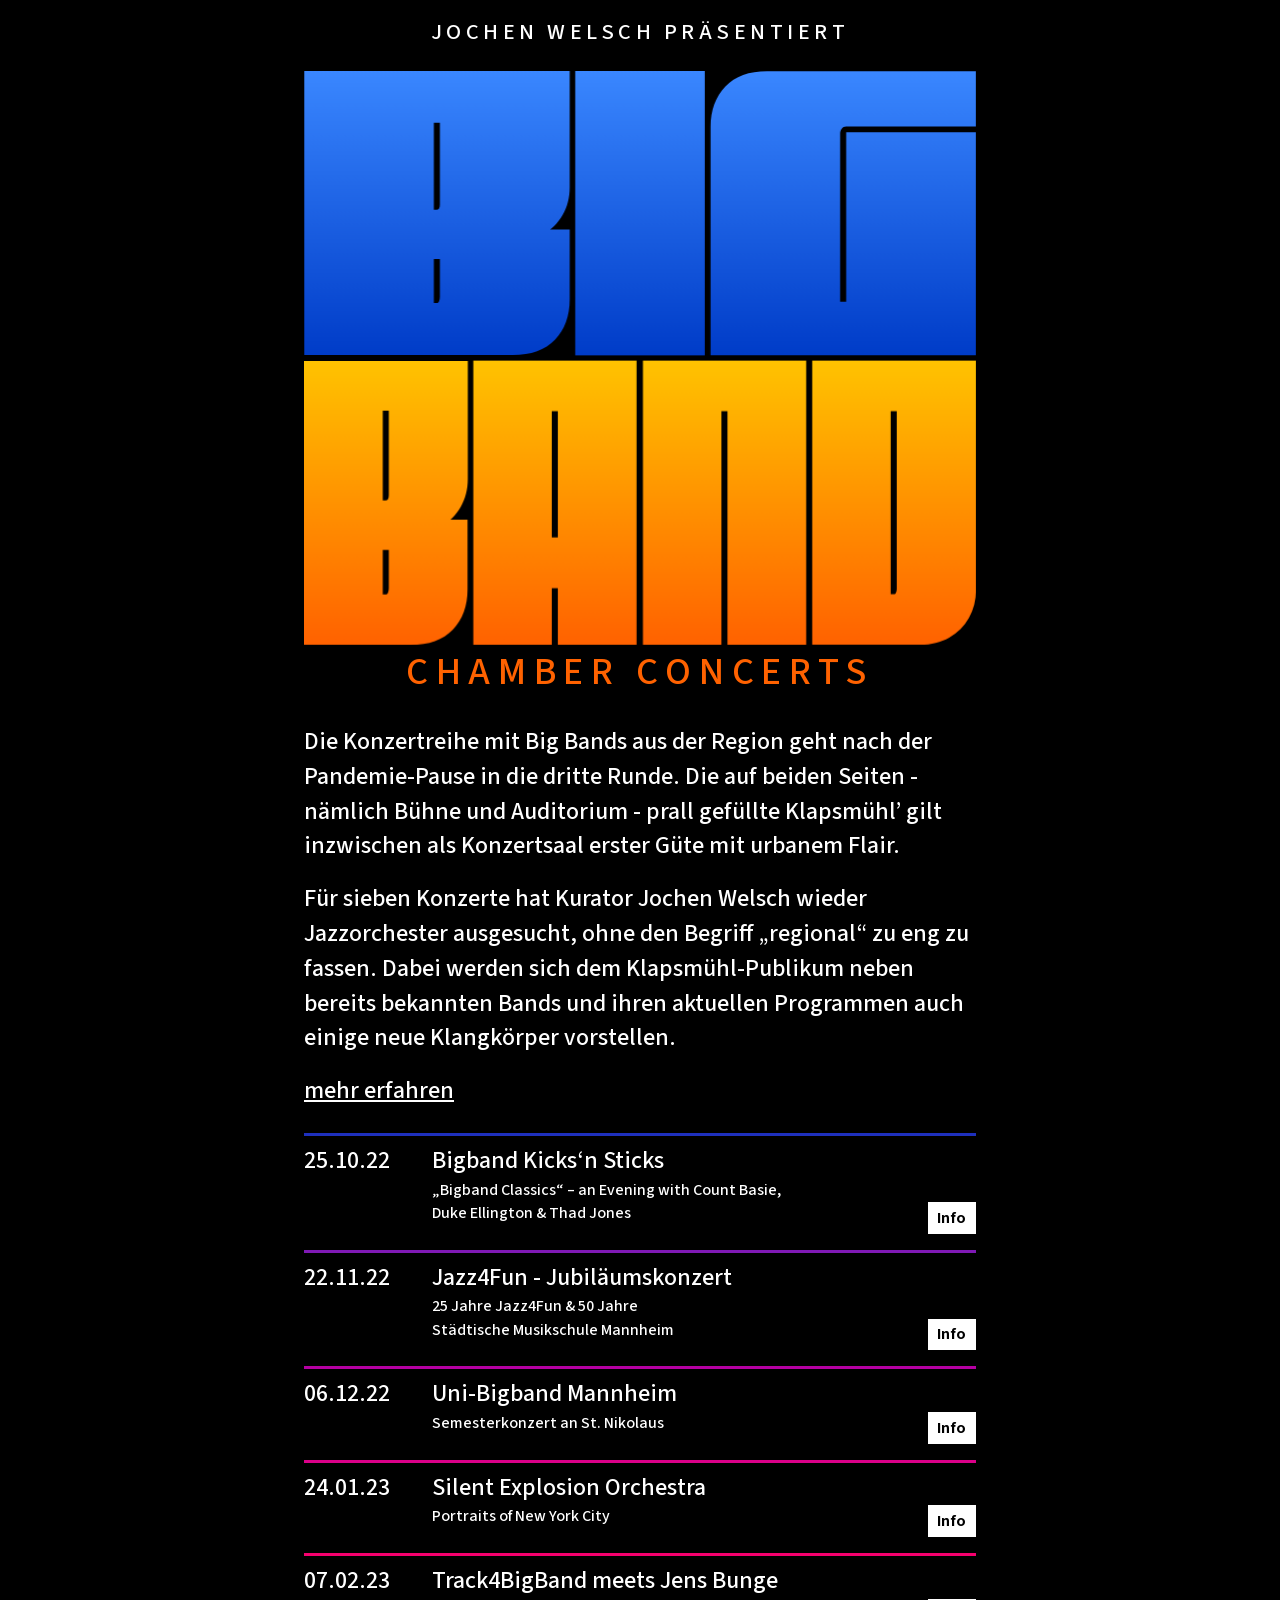
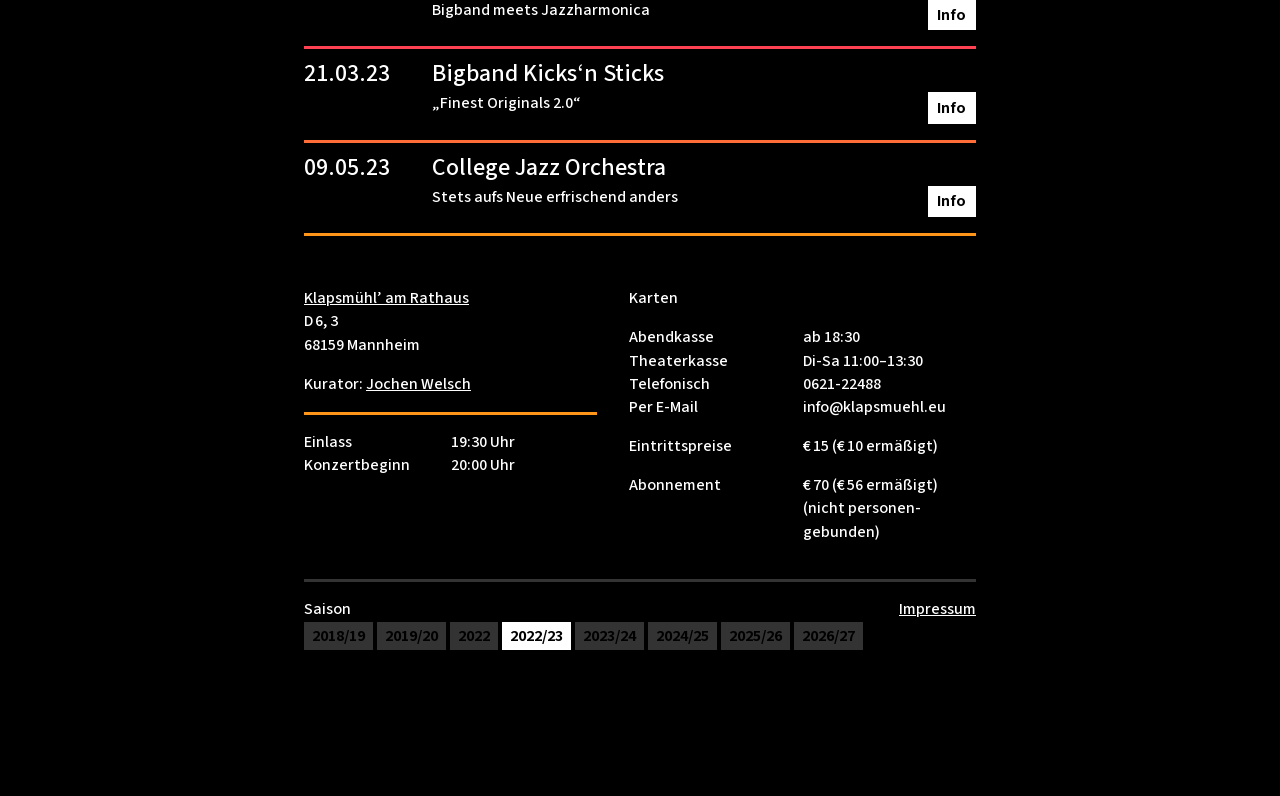
<file: 2023/index.html>
<!DOCTYPE html>
<html lang="de" class="bbcc-2023 no-js">
<head>
	<meta charset="utf-8" />
	<title>Big Band Chamber Concerts - Saison 2022/23</title>

	<meta name="viewport" content="width=device-width, initial-scale=1" />
	<link rel="icon" type="image/x-icon" href="//bigbandchamberconcerts.de/2023/favicon.ico?v=1" sizes="any" />
	<meta property="og:title" content="Big Band Chamber Concerts - Saison 2022/23" />
	<meta property="og:image" content="//bigbandchamberconcerts.de/2023/bbcc_preview.png?v=1" />

	<meta name="theme-color" content="#000000" media="(prefers-color-scheme: light)" />
	<meta name="theme-color" content="#000000" media="(prefers-color-scheme: dark)" />

	<style>
		@layer global, theme;
		@import url('../global.css') layer(global);
		@import url('./2023.css') layer(theme);

		:root {
			--season-color-top: #1e30bd;
			--season-color-bottom: #ff9519;
		}
	</style>

	<!-- VERSION_PLACEHOLDER -->
	<script src="../global.js" type="module"></script><!-- module scripts are deferred by default -->
	<script src="./2023.js" type="module"></script>
</head>
<body data-color1="1e30bd" data-color2="ff9519">

	<div class="wrapper">
		<header>
			<video class="logo-bg-source" src="" autoplay muted loop></video>
			<span>Jochen Welsch präsentiert</span>
			<span class="logo-container">
				<span class="logo-bg">
					<canvas width="670" height="574" id="video-canvas"></canvas>
				</span>
				<span class="safety"></span>
				<span class="embed">
					<object data="./bigband-classic.svg?v=1&amp;color1=3bfeff&amp;color2=2cf472" class="logo" type="image/svg+xml"></object>
				</span>
			</span>
			<span>Chamber Concerts</span>
		</header>

		<main>
			<p class="intro">Die Konzertreihe mit Big Bands aus der Region geht nach der Pandemie-Pause in die dritte Runde. Die auf beiden Seiten - nämlich Bühne und Auditorium - prall gefüllte Klapsmühl’ gilt inzwischen als Konzertsaal erster Güte mit urbanem Flair.
			<span style="display:block;margin-block:0.75em;">Für sieben Konzerte hat Kurator Jochen Welsch wieder Jazzorchester ausgesucht, ohne den Begriff „regional“ zu eng zu fassen. Dabei werden sich dem Klapsmühl-Publikum neben bereits bekannten Bands und ihren aktuellen Programmen auch einige neue Klangkörper vorstellen.</span><a href="#toggle" id="toggle-intro">mehr erfahren</a></p>

			<div class="description hidden">
				<p>Die Konzertreihe mit Big Bands aus der Region geht nach der Pandemie-Pause in die dritte Runde. Die auf beiden Seiten - nämlich Bühne und Auditorium - prall gefüllte Klapsmühl’ gilt inzwischen als Konzertsaal erster Güte mit urbanem Flair.</p>

				<p>Für sieben Konzerte hat Kurator Jochen Welsch wieder Jazzorchester ausgesucht, ohne den Begriff „regional“ zu eng zu fassen. Dabei werden sich dem Klapsmühl-Publikum neben bereits bekannten Bands und ihren aktuellen Programmen auch einige neue Klangkörper vorstellen.</p>

				<p>Auch wird es wieder möglich sein, alle Konzerte in einem Abonnement miteinander zu vergleichen und unter die Hörlupe zu nehmen.</p>

				<p>Erleben Sie die ganze Wucht und den Glanz von Bigbands in sieben Konzerten, die Vielfalt und Besonderheiten ihrer Spieler*innen und Sänger*innen aus nächster Nähe, eingehegt in den zärtlichen Charme eines Separees, wie man es in Mannheim nur einmalig erleben kann.</p>

				<p><a href="#toggle" id="hide-extended-intro">Beschreibung ausblenden</a></p>
			</div>

			<div class="termine">
				<div class="date"><time datetime="2022-10-25">25.10.22</time></div>
				<div class="info">
					<em>Bigband Kicks‘n Sticks</em>„Bigband Classics“ – an Evening with Count Basie,<br />Duke Ellington & Thad Jones
					<button class="band-more">Info</button>
					<figure class="detail">
						<picture>
							<source srcset="./termine-bb-2022-10-25.avif?v=1" type="image/avif" />
							<img src="./termine-bb-2022-10-25.jpg?v=1" width="1024" height="683" decoding="async" loading="lazy"  alt="" />
						</picture>
						<figcaption>
							<p class="description">Den Auftakt im Oktober bestreitet mit der Profi-Bigband Kicks’n Sticks das Flaggschiff der hiesigen Bigbands mit einem Bigband Classics Programm: „An Evening with Count Basie, Duke Ellington & Thad Jones“.</p>
							
							<p class="meta">Band-Website: <a href="http://www.kicksnsticks.de" data-external="true">kicksnsticks.de</a><br />Bildrechte: <a href="https://www.instagram.com/nicolaevatra/" data-external="true" rel="nofollow">Nicolae Vatra</a></p>
						</figcaption>
					</figure>
				</div>

				<div class="date"><time datetime="2022-11-22">22.11.22</time></div>
				<div class="info">
					<em>Jazz4Fun - Jubiläumskonzert</em>25 Jahre Jazz4Fun & 50 Jahre<br />Städtische Musikschule Mannheim
					<button class="band-more">Info</button>
					<figure class="detail">
						<picture>
							<source srcset="./termine-bb-2022-11-22.avif?v=1" type="image/avif" />
							<img src="./termine-bb-2022-11-22.jpg?v=1" width="1024" height="683" decoding="async" loading="lazy"  alt="" />
						</picture>
						<figcaption>
							<p class="description">Im November feiern unsere Nachbarn aus der Städtischen Musikschule Mannheim gleich zwei Jubiläen bei uns: 25 Jahre Jazz4Fun &amp; 50 Jahre Musikschule.</p>
							
							<p class="meta">Band-Website: <a href="http://www.mannheim.de/de/seiten?fulltext=Jazz4fun" data-external="true">www.mannheim.de/de/seiten?fulltext=Jazz4fun</a></p>
						</figcaption>
					</figure>
				</div>
				
				<div 
class="date"><time 
datetime="2022-12-06">06.12.22</time></div>
				<div class="info">
					<em>Uni-Bigband Mannheim</em>Semesterkonzert an St. Nikolaus
					<button class="band-more">Info</button>
					<figure class="detail">
						<picture>
							<source srcset="./termine-bb-2022-12-06.avif?v=1" type="image/avif" />
							<img src="./termine-bb-2022-12-06.jpg?v=1" width="1024" height="683" decoding="async" loading="lazy"  alt="" />
						</picture>
						<figcaption>
							<p class="description">Die Bigband der Universität Mannheim stimmt uns lässig swingend am Nikolaustag auf die Weihnachtszeit ein.</p>

							<p class="meta">Band-Website: <a href="https://www.uni-mannheim.de/campus/kunst-und-kultur/uni-bigband/" data-external="true">uni-mannheim.de/campus/kunst-und-kultur/uni-bigband</a></p>
						</figcaption>
					</figure>
				</div>

				<div class="date"><time datetime="2023-01-24">24.01.23</time></div>
				<div class="info">
					<em>Silent Explosion Orchestra</em>Portraits of New York City
					<button class="band-more">Info</button>
					<figure class="detail">
						<picture>
							<source srcset="./termine-bb-2023-01-24.avif?v=1" type="image/avif" />
							<img src="./termine-bb-2023-01-24.jpg?v=1" width="1024" height="683" decoding="async" loading="lazy"  alt="" />
						</picture>
						<figcaption>
							<p class="description">Das Neue Jahr beginnt auch bei uns mit einem Feuerwerk, wenn auch mit einem leisen: Das Silent Explosion Orchestra des Saarbrückers Schlagzeuger Kevin Naßhan gastiert mit seinem Programm „Portraits of New York City“ in der Klapsmühl’.</p>

							<p class="meta">Band-Website: <a href="http://silentexplosion.org/" data-external="true">silentexplosion.org</a></p>
						</figcaption>
					</figure>
				</div>
				
				<div class="date"><time datetime="2023-02-07">07.02.23</time></div>
				<div class="info">
					<em>Track4BigBand meets Jens Bunge</em>Bigband meets Jazzharmonica
					<button class="band-more">Info</button>
					<figure class="detail">
						<picture>
							<source srcset="./termine-bb-2023-02-07.avif?v=1" type="image/avif" />
							<img src="./termine-bb-2023-02-07.jpg?v=1" width="1024" height="683" decoding="async" loading="lazy"  alt="" />
						</picture>
						<figcaption>
							<p class="description">Die Gäste im Februar kommen dann wieder von nicht ganz so weit her, nämlich aus Frankenthal: die Track4BigBand tritt zusammen mit dem international renommierten Jazz-Mundharmonika-Virtuosen Jens Bunge bei uns auf.</p>

							<p class="meta">Band-Website: <a href="https://track4bigband.de" data-external="true">track4bigband.de</a></p>
						</figcaption>
					</figure>
				</div>

				<div class="date"><time datetime="2023-03-21">21.03.23</time></div>
				<div class="info">
					<em>Bigband Kicks‘n Sticks</em>„Finest Originals 2.0“
					<button class="band-more">Info</button>
					<figure class="detail">
						<picture>
							<source srcset="./termine-bb-2023-03-21.avif?v=1" type="image/avif" />
							<img src="./termine-bb-2023-03-21.jpg?v=1" width="1024" height="683" decoding="async" loading="lazy"  alt="" />
						</picture>
						<figcaption>
							<p class="description">In einer Kooperation mit der IG Jazz Rhein-Neckar konterkariert Kicks’n Sticks sein Auftaktkonzert vom Oktober mit der Darbietung „Finest Originals 2.0“, einer Fortsetzung des Programms mit Werken von Zeitgenoss*innen aus der Region, das vor der Pandemie bereits Anklang in der Klapsmühl’ gefunden hatte.</p>

							<p>Band-Website: <a href="http://www.kicksnsticks.de" data-external="true">kicksnsticks.de</a><br />Bildrechte: P. Nimsky 2017</p>
						</figcaption>
					</figure>
				</div>

				<div class="date"><time datetime="2023-05-09">09.05.23</time></div>
				<div class="info">
					<em>College Jazz Orchestra</em>Stets aufs Neue erfrischend anders
					<button class="band-more">Info</button>
					<figure class="detail">
						<picture>
							<source srcset="./termine-bb-2023-05-09.avif?v=1" type="image/avif" />
							<img src="./termine-bb-2023-05-09.jpg?v=1" width="1024" height="683" decoding="async" loading="lazy"  alt="" />
						</picture>
						<figcaption>
							<p class="description">Das College Jazz Orchestra Mannheim beschließt im Mai die Saison und präsentiert die Ergebnisse von zwei Semestern intensiver Arbeit.</p>

							<p class="meta">Band-Website: <a href="https://www.uni-mannheim.de/campus/kunst-und-kultur/uni-bigband/" data-external="true">uni-mannheim.de/campus/kunst-und-kultur/uni-bigband</a></p>
						</figcaption>
					</figure>
				</div>

				<div class="date"></div><div class="info"></div>
			</dl>

			<section class="left">
				<p><a href="http://www.klapsmuehl.eu/" data-external="true">Klapsmühl’ am Rathaus</a><br />
				D&thinsp;6, 3<br />
				68159 Mannheim</p>

				<p>Kurator: <a href="http://jochenwelsch.com/" data-external="true">Jochen Welsch</a></p>

				<hr class="colorline end" />

				<dl>
					<dt>Einlass</dt><dd>19:30 Uhr</dd>
					<dt>Konzertbeginn</dt><dd>20:00 Uhr</dd>
				</dl>
			</section>

			<section class="right">
				<p>Karten</p>

				<dl>
					<dt>Abendkasse</dt><dd>ab 18:30</dd>
					<dt>Theaterkasse</dt><dd>Di-Sa 11:00–13:30</dd>
					<dt>Telefonisch</dt><dd>0621-22488</dd>
					<dt>Per E-Mail</dt><dd>info@klapsmuehl.eu</dd>
				</dl>

				<dl>
					<dt>Eintrittspreise</dt><dd>€&thinsp;15 (€&thinsp;10 ermäßigt)</dd>
				</dl>

				<dl>
					<dt>Abonnement</dt><dd>€&thinsp;70 (€&thinsp;56 ermäßigt)<br /><span>(nicht personen&shy;gebunden)</span></dd>
				</dl>
			</section>
		</main>

		<footer>
			<nav class="season">
				<p>Saison</p>

				<ul>
					<li><a href="../nav.html">Other Seasons</a></li>
				</ul>
			</nav>

			<div class="meta">
				<a href="../imprint.html">Impressum</a>
			</div>
		</footer>
	</div>
</body>
</html>
</file>
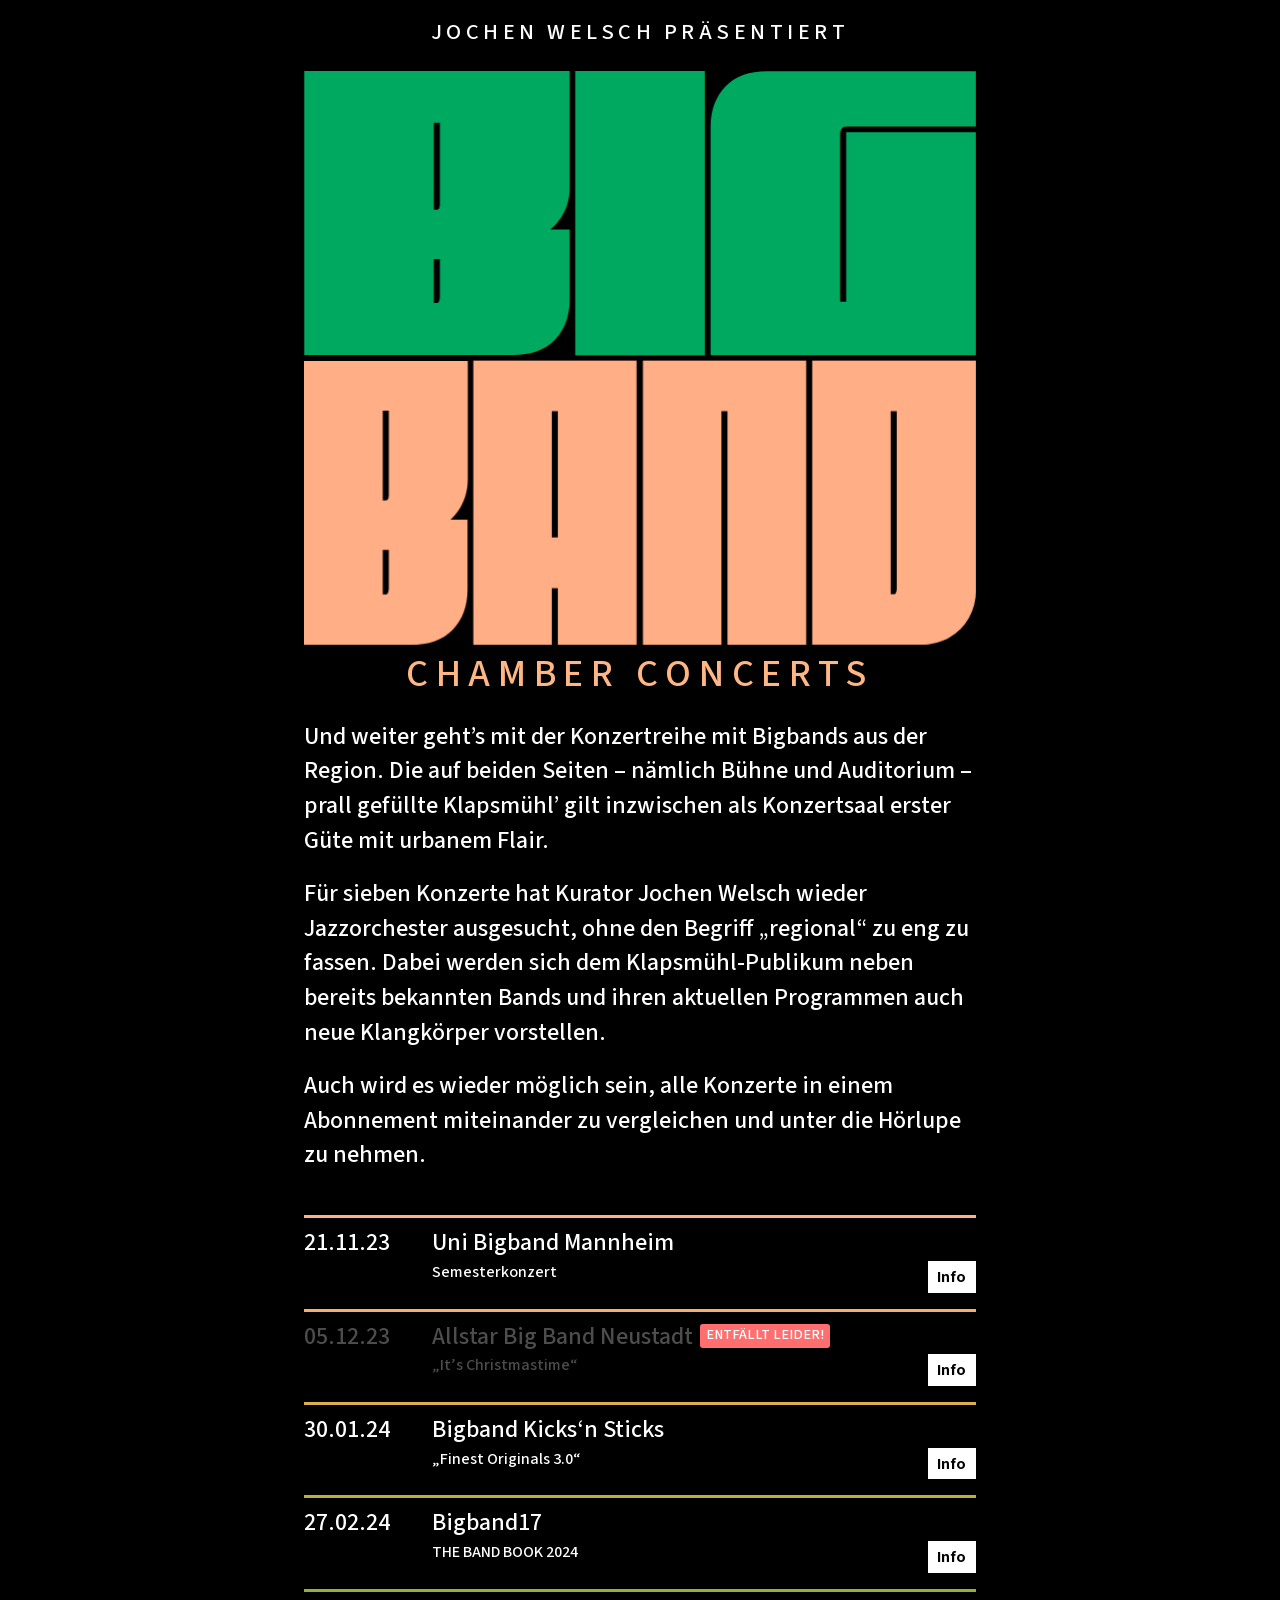
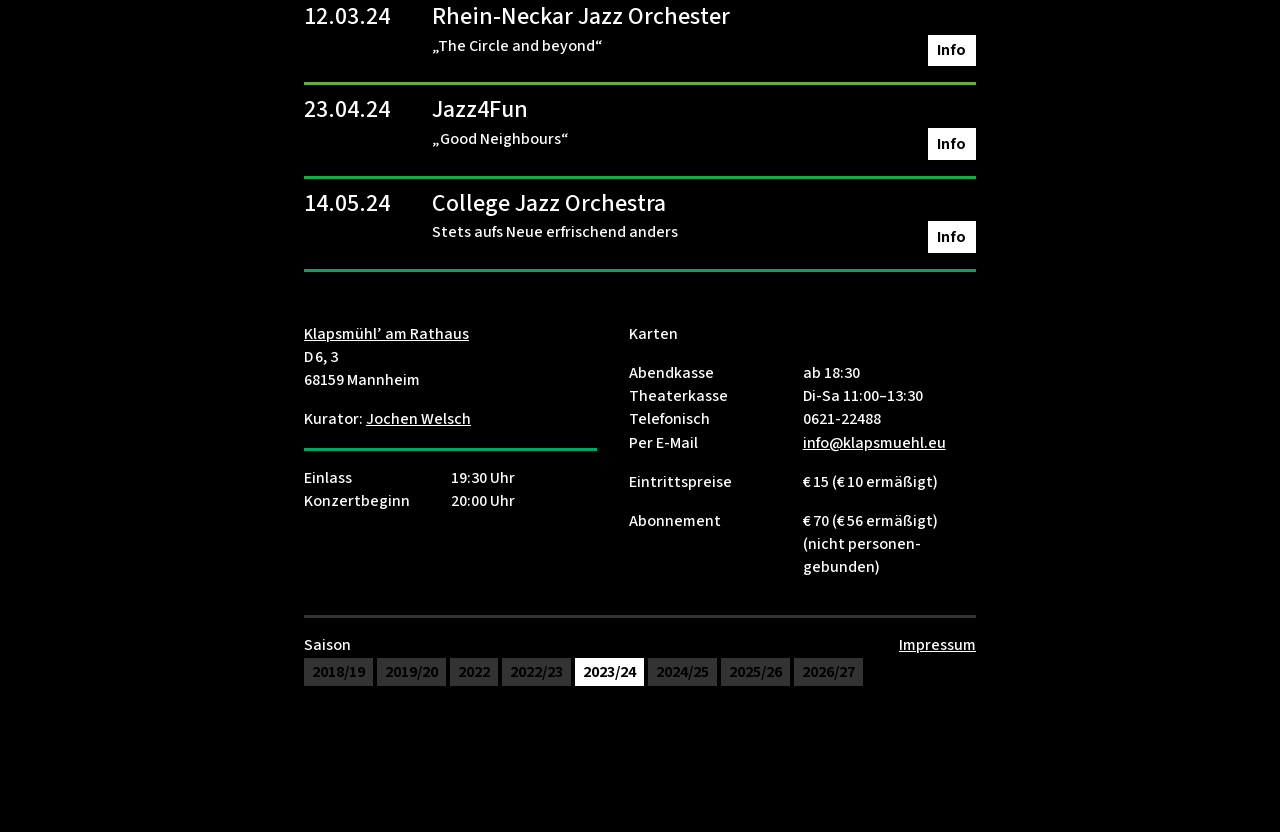
<file: 2024/index.html>
<!DOCTYPE html>
<html lang="de" class="bbcc-2024 no-js">
<head>
	<meta charset="utf-8" />
	<title>Big Band Chamber Concerts - Saison 2023/24</title>

	<meta name="viewport" content="width=device-width, initial-scale=1" />
	<link rel="icon" type="image/x-icon" href="//bigbandchamberconcerts.de/2024/favicon.ico?v=1" sizes="any" />
	<meta property="og:title" content="Big Band Chamber Concerts - Saison 2023/24" />
	<meta property="og:image" content="//bigbandchamberconcerts.de/2024/bbcc-preview.png?v=1" />

	<meta name="theme-color" content="#000000" media="(prefers-color-scheme: light)" />
	<meta name="theme-color" content="#000000" media="(prefers-color-scheme: dark)" />

	<style>
		@layer global, theme;
		@import url('../global.css') layer(global);
		@import url('./2024.css') layer(theme);

		:root {
			--color-1: color(display-p3 1 0.7 0.55 / 1);
			--color-2: color(display-p3 0 0.65 0.4 / 1);
		}
	</style>

	<!-- VERSION_PLACEHOLDER -->
	<script src="../global.js" type="module"></script><!-- module scripts are deferred by default -->
	<script src="./2024.js" type="module"></script>
</head>
<body data-color1="color(display-p3 1 0.7 0.55 / 1)" data-color2="color(display-p3 0 0.65 0.4 / 1)">

	<div class="wrapper">
		<header>
			<span>Jochen Welsch präsentiert</span>
			<span class="logo-container">
				<span class="embed">
					<object data="./bigband-classic.svg?v=1" class="logo" type="image/svg+xml"></object>
				</span>
			</span>
			<span>Chamber Concerts</span>
		</header>

		<main>
			<p class="intro">Und weiter geht’s mit der Konzertreihe mit Bigbands aus der Region. Die auf beiden Seiten – nämlich Bühne und Auditorium – prall gefüllte Klapsmühl’ gilt inzwischen als Konzertsaal erster Güte mit urbanem Flair.

				<span style="display:block;margin-block:0.75em;">Für sieben Konzerte hat Kurator Jochen Welsch wieder Jazzorchester ausgesucht, ohne den Begriff „regional“ zu eng zu fassen. Dabei werden sich dem Klapsmühl-Publikum neben bereits bekannten Bands und ihren aktuellen Programmen auch neue Klangkörper vorstellen.</span>

				<span style="display:block;margin-block:0.75em;">Auch wird es wieder möglich sein, alle Konzerte in einem Abonnement miteinander zu vergleichen und unter die Hörlupe zu nehmen.</span>

				<!--<a href="#toggle" id="toggle-intro">mehr erfahren</a>-->
			</p>

			<!--<div class="description hidden">
				<p>Zusätzlicher Beschreibungstext hier, diese Saison nicht nötig</p>
				<p><a href="#toggle" id="hide-extended-intro">Beschreibung ausblenden</a></p>
			</div>-->

			<div class="termine">
				<div class="date"><time datetime="2023-11-21">21.11.23</time></div>
				<div class="info">
					<em>Uni Bigband Mannheim</em>Semesterkonzert
					<button class="band-more">Info</button>
					<figure class="detail">
						<div class="duotone-background"></div>
						<picture>
							<source srcset="./termine-bbcc-2023-11-21.avif?v=1" type="image/avif" />
							<img src="./termine-bbcc-2023-11-21.jpg?v=1" width="1024" height="683" decoding="async" loading="lazy"  alt="" />
						</picture>
						<figcaption>
							<p class="description">Den Auftakt im November bestreitet diesmal die Bigband der Universität Mannheim mit ihrem Semesterkonzert.</p>

							<p class="meta">Band-Website: <a href="https://www.uni-mannheim.de/campus/musik-theater-und-kunst/uni-bigband/" data-external="true">uni-mannheim.de/campus/musik-theater-und-kunst/uni-bigband</a></p>
						</figcaption>
					</figure>
				</div>

				<div class="date disabled"><time datetime="2023-12-05">05.12.23</time></div>
				<div class="info disabled">
					<em>Allstar Big Band Neustadt</em>„It’s Christmastime“
					<button class="band-more">Info</button>
					<figure class="detail">
						<div class="duotone-background"></div>
						<picture>
							<source srcset="./termine-bbcc-2023-12-05.avif?v=1" type="image/avif" />
							<img src="./termine-bbcc-2023-12-05.jpg?v=1" width="1024" height="683" decoding="async" loading="lazy"  alt="" />
						</picture>
						<figcaption>
							<p class="description">Wichtig: dieses Konzert ist leider ersatzlos gestrichen!<br /><br />Die Allstar Big Band Neustadt – zum ersten Mal in der Klapsmühl’ – stimmt uns im Advent mit ihrem Programm „It’s Christmastime“ lässig auf Weihnachten ein.</p>

							<p class="meta">Band-Website: <a href="https://www.allstarbigband.de/" data-external="true">allstarbigband.de</a></p>
						</figcaption>
					</figure>
				</div>
				
				<div class="date"><time datetime="2024-01-30">30.01.24</time></div>
				<div class="info">
					<em>Bigband Kicks‘n Sticks</em>„Finest Originals 3.0“
					<button class="band-more">Info</button>
					<figure class="detail">
						<div class="duotone-background"></div>
						<picture>
							<source srcset="./termine-bbcc-2024-01-30.avif?v=1" type="image/avif" />
							<img src="./termine-bbcc-2024-01-30.jpg?v=1" width="1024" height="683" decoding="async" loading="lazy"  alt="" />
						</picture>
						<figcaption>
							<p class="description">Das Neue Jahr beginnt mit der Bigband Kicks’n Sticks und „Finest Originals 3.0“, der dritten Ausgabe eines Programms ausschließlich aus Eigenkompositionen von Mitgliedern der Profi-Band bestehend.</p>

							<p class="meta">Band-Website: <a href="http://www.kicksnsticks.de" data-external="true">kicksnsticks.de</a><br />Bildrechte: P. Nimsky 2017</p>
						</figcaption>
					</figure>
				</div>

				<div class="date"><time datetime="2024-02-27">27.02.24</time></div>
				<div class="info">
					<em>Bigband17</em>THE BAND BOOK 2024
					<button class="band-more">Info</button>
					<figure class="detail">
						<div class="duotone-background"></div>
						<picture>
							<source srcset="./termine-bbcc-2024-02-27.avif?v=1" type="image/avif" />
							<img src="./termine-bbcc-2024-02-27.jpg?v=1" width="1024" height="683" decoding="async" loading="lazy"  alt="" />
						</picture>
						<figcaption>
							<p class="description">Mit der Bigband17 haben wir im Februar eine sehr interessante und bestens kultivierte Band aus der Region eingeladen, die bereits vor der Pandemie das Klapsmühl’-Publikum begeistern konnte.</p>

							<p class="meta">Band-Website: <a href="https://bigband17.de/" data-external="true">bigband17.de</a></p>
						</figcaption>
					</figure>
				</div>
				
				<div class="date"><time datetime="2024-03-12">12.03.24</time></div>
				<div class="info">
					<em>Rhein-Neckar Jazz Orchester</em>„The Circle and beyond“
					<button class="band-more">Info</button>
					<figure class="detail">
						<div class="duotone-background"></div>
						<picture>
							<source srcset="./termine-bbcc-2024-03-12.avif?v=1" type="image/avif" />
							<img src="./termine-bbcc-2024-03-12.jpg?v=1" width="1024" height="683" decoding="async" loading="lazy"  alt="" />
						</picture>
						<figcaption>
							<p class="description">Im März gastiert das RNJO aus Weinheim bei uns. Die Musikerinnen und Musiker agieren seit Jahrzehnten international als musikalische Botschafter des Rhein-Necker-Kreises und haben zahlreiche CD-Einspielungen vorgelegt.</p>

							<p class="meta">Band-Website: <a href="http://www.rnjo.de/" data-external="true">rnjo.de</a></p>
						</figcaption>
					</figure>
				</div>

				<div class="date"><time datetime="2024-04-23">23.04.24</time></div>
				<div class="info">
					<em>Jazz4Fun</em>„Good Neighbours“
					<button class="band-more">Info</button>
					<figure class="detail">
						<div class="duotone-background"></div>
						<picture>
							<source srcset="./termine-bbcc-2024-04-23.avif?v=1" type="image/avif" />
							<img src="./termine-bbcc-2024-04-23.jpg?v=1" width="1024" height="683" decoding="async" loading="lazy"  alt="" />
						</picture>
						<figcaption>
							<p class="description">Im April kommen unsere geschätzten Nachbarn aus der Städtischen Musikschule „Jazz4Fun“ auf ihren jährlichen Besuch vorbei.</p>

							<p>Band-Website: <a href="https://www.mannheim.de/de/bildung-staerken/musikschule/choereorchesterbigbandensembles/bigband-jazz4fun" data-external="true">mannheim.de</a></p>
						</figcaption>
					</figure>
				</div>

				<div class="date"><time datetime="2024-05-14">14.05.24</time></div>
				<div class="info">
					<em>College Jazz Orchestra</em>Stets aufs Neue erfrischend anders
					<button class="band-more">Info</button>
					<figure class="detail">
						<div class="duotone-background"></div>
						<picture>
							<source srcset="./termine-bbcc-2024-05-14.avif?v=1" type="image/avif" />
							<img src="./termine-bbcc-2024-05-14.jpg?v=1" width="1024" height="683" decoding="async" loading="lazy"  alt="" />
						</picture>
						<figcaption>
							<p class="description">Das College Jazz Orchestra Mannheim beschließt im Mai die Saison und präsentiert die Ergebnisse von zwei Semestern intensiver Arbeit.</p>

							<p class="meta">Band-Website: <a href="https://www.uni-mannheim.de/campus/musik-theater-und-kunst/uni-bigband/" data-external="true">uni-mannheim.de/campus/musik-theater-und-kunst/uni-bigband</a></p>
						</figcaption>
					</figure>
				</div>

				<div class="date"></div><div class="info"></div>
			</dl>

			<section class="left">
				<p><a href="http://www.klapsmuehl.eu/" data-external="true">Klapsmühl’ am Rathaus</a><br />
				D&thinsp;6, 3<br />
				68159 Mannheim</p>

				<p>Kurator: <a href="http://jochenwelsch.com/" data-external="true">Jochen Welsch</a></p>

				<hr class="colorline end" />

				<dl>
					<dt>Einlass</dt><dd>19:30 Uhr</dd>
					<dt>Konzertbeginn</dt><dd>20:00 Uhr</dd>
				</dl>
			</section>

			<section class="right">
				<p>Karten</p>

				<dl>
					<dt>Abendkasse</dt><dd>ab 18:30</dd>
					<dt>Theaterkasse</dt><dd>Di-Sa 11:00–13:30</dd>
					<dt>Telefonisch</dt><dd>0621-22488</dd>
					<dt>Per E-Mail</dt><dd><a href="mailto:info@klapsmuehl.eu?subject=Karten%20BBCC%202023/24">info@klapsmuehl.eu</a></dd>
				</dl>

				<dl>
					<dt>Eintrittspreise</dt><dd>€&thinsp;15 (€&thinsp;10 ermäßigt)</dd>
				</dl>

				<dl>
					<dt>Abonnement</dt><dd>€&thinsp;70 (€&thinsp;56 ermäßigt)<br /><span>(nicht personen&shy;gebunden)</span></dd>
				</dl>
			</section>
		</main>

		<footer>
			<nav class="season">
				<p>Saison</p>

				<ul>
					<li><a href="../nav.html">Other Seasons</a></li>
				</ul>
			</nav>

			<div class="meta">
				<a href="../imprint.html">Impressum</a>
			</div>
		</footer>
	</div>
</body>
</html>
</file>
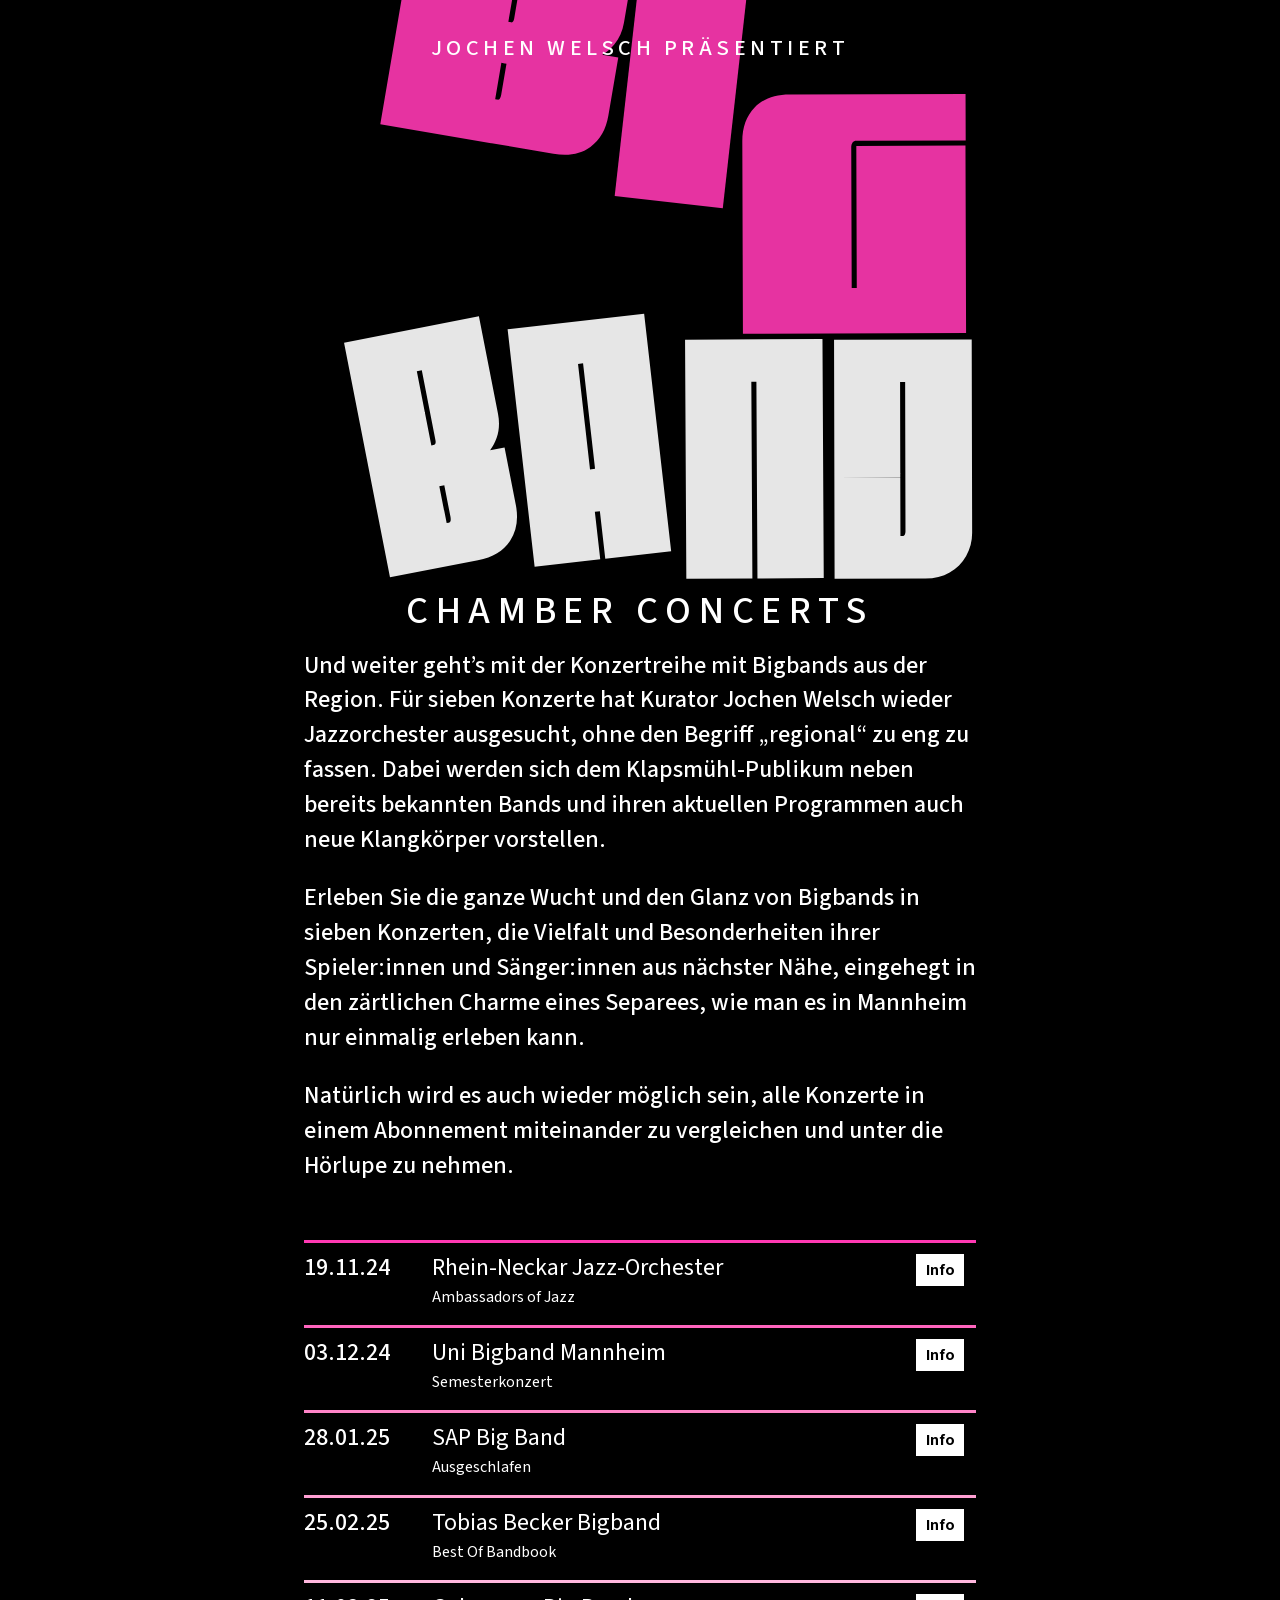
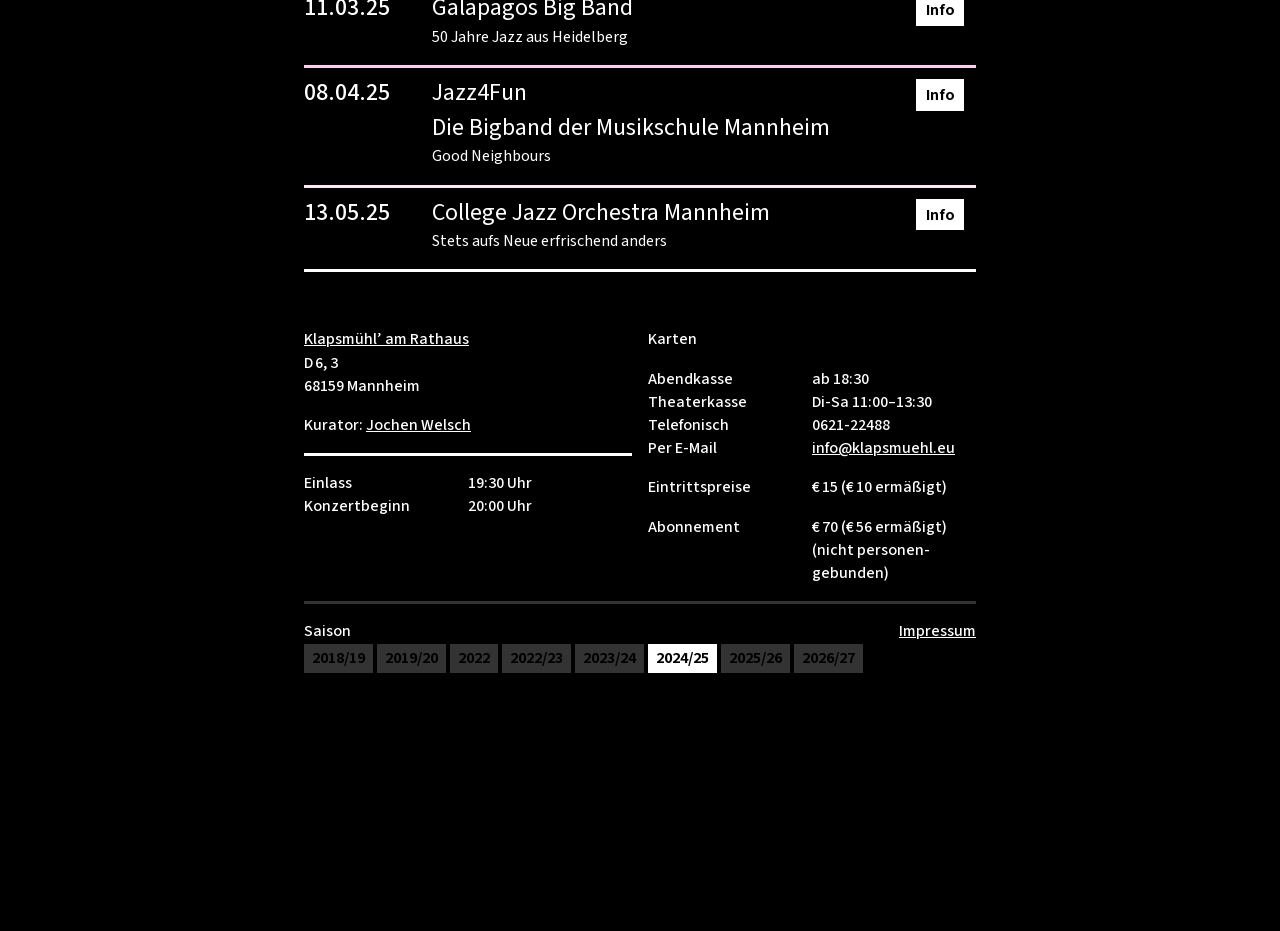
<file: 2025/index.html>
<!DOCTYPE html>
<html lang="de" class="bbcc-2025 no-js">
<head>
	<meta charset="utf-8" />
	<title>Big Band Chamber Concerts - Saison 2024/25</title>

	<meta name="viewport" content="width=device-width, initial-scale=1" />
	<link rel="icon" type="image/x-icon" href="//bigbandchamberconcerts.de/2025/favicon.ico?v=1" sizes="any" />
	<meta property="og:site_name" content="Big Band Chamber Concerts" />
	<meta property="og:title" content="BBCC: Saison 2024/25 startet!" />
	<meta property="og:image" content="//bigbandchamberconcerts.de/2025/bbcc-preview.jpg?v=1" />
	<!-- https://ogp.me/ -->

	<meta name="theme-color" content="#000000" media="(prefers-color-scheme: light)" />
	<meta name="theme-color" content="#000000" media="(prefers-color-scheme: dark)" />

	<style>
		@layer global, theme;
		@import url('../global.css') layer(global);
		@import url('./2025.css') layer(theme);

		:root {
			--season-color-top: color(display-p3 1 0.2 0.7);
			--season-color-bottom: color(display-p3 1 1 1 / 1);
		}
	</style>

	<!-- VERSION_PLACEHOLDER -->
	<script src="../global.js" type="module"></script><!-- module scripts are deferred by default -->
	<script src="./2025.js" type="module"></script>
</head>
<body>

	<div class="wrapper">
		<header>
			<span class="intro">Jochen Welsch präsentiert</span>
			<span class="logo-container">
				<div id="canvas"></div>
				<!--<button>Reset</button>-->
			</span>
			<span class="subtitle">Chamber Concerts</span>
		</header>

		<main>
			<details class="intro" open>
				<summary>Und weiter geht’s mit der Konzertreihe mit Bigbands aus der Region. Für sieben Konzerte hat Kurator Jochen Welsch wieder Jazzorchester ausgesucht, ohne den Begriff „regional“ zu eng zu fassen. Dabei werden sich dem Klapsmühl-Publikum neben bereits bekannten Bands und ihren aktuellen Programmen auch neue Klangkörper vorstellen. <span class="fake-button" title="Mehr Information einblenden">mehr</span></summary>

				<div>
					<p>Erleben Sie die ganze Wucht und den Glanz von Bigbands in sieben Konzerten, die Vielfalt und Besonderheiten ihrer Spieler:innen und Sänger:innen aus nächster Nähe, eingehegt in den zärtlichen Charme eines Separees, wie man es in Mannheim nur einmalig erleben kann.</p>

					<p>Natürlich wird es auch wieder möglich sein, alle Konzerte in einem Abonnement miteinander zu vergleichen und unter die Hörlupe zu nehmen.</p>
				</div>
			</details>

			<div class="termine">
				<details class="termin" name="termin">
					<summary>
						<time datetime="2024-11-19">19.11.24</time>
						<h2>Rhein-Neckar Jazz-Orchester <span>Ambassadors of Jazz</span></h2>
						<div><span class="fake-button" data-function="toggle">Info</span></div>
					</summary>

					<figure class="detail">
						<picture>
							<!--<source srcset="./bbcc-2023-11-21.avif?v=1" type="image/avif" />-->
							<img src="./bbcc-2024-11-19-rnjo.webp?v=1" width="1600" height="997" decoding="async" loading="lazy"  alt="" />
						</picture>
						<figcaption>
							<p class="description">Den Auftakt im November bestreiten diesmal die Jazz Ambassadors vom Rhein-Neckar Jazz-Orchester aus Weinheim mit ihrem neuen Programm.</p>

							<p class="meta">Band-Website: <a href="http://www.rnjo.de/" data-external="true">rnjo.de</a></p>
						</figcaption>
					</figure>
				</details>

				<details class="termin" name="termin">
					<summary>
						<time datetime="2024-12-03">03.12.24</time>
						<h2>Uni Bigband Mannheim <span>Semesterkonzert</span></h2>
						<div><span class="fake-button" data-function="toggle">Info</span></div>
					</summary>

					<figure class="detail">
						<picture>
							<!--<source srcset="./bbcc-2023-11-21.avif?v=1" type="image/avif" />-->
							<img src="./bbcc-2024-12-03-unibigband.webp?v=1" width="1600" height="997" decoding="async" loading="lazy"  alt="" />
						</picture>
						<figcaption>
							<p class="description">Die Bigband der Universität Mannheim gastiert im Dezember mit ihrem Semesterkonzert bei uns.</p>

							<p class="meta">Band-Website: <a href="https://www.uni-mannheim.de/campus/musik-theater-und-kunst/uni-bigband/" data-external="true">uni-mannheim.de/campus/musik-theater-und-kunst/uni-bigband</a></p>
						</figcaption>
					</figure>
				</details>

				<details class="termin" name="termin">
					<summary>
						<time datetime="2025-01-28">28.01.25</time>
						<h2>SAP Big Band <span>Ausgeschlafen</span></h2>
						<div><span class="fake-button" data-function="toggle">Info</span></div>
					</summary>

					<figure class="detail">
						<picture>
							<!--<source srcset="./bbcc-2023-11-21.avif?v=1" type="image/avif" />-->
							<img src="./bbcc-2025-01-28-sap-bigband.webp?v=1" width="1600" height="997" decoding="async" loading="lazy"  alt="" />
						</picture>
						<figcaption>
							<p class="description">Das Neue Jahr beginnt „Ausgeschlafen“ mit der SAP Big Band und ihrem gleichnamigen Programm. Wir freuen uns auf das erste Konzert dieses Orchesters bei uns unter der Leitung von Stephan Kirsch.</p>

							<p class="meta">Band-Website: <a href="https://www.sapbigband.de" data-external="true">sapbigband.de</a></p>
						</figcaption>
					</figure>
				</details>

				<details class="termin" name="termin">
					<summary>
						<time datetime="2025-02-25">25.02.25</time>
						<h2>Tobias Becker Bigband <span>Best Of Bandbook</span></h2>
						<div><span class="fake-button" data-function="toggle">Info</span></div>
					</summary>

					<figure class="detail">
						<picture>
							<!--<source srcset="./bbcc-2023-11-21.avif?v=1" type="image/avif" />-->
							<img src="./bbcc-2025-02-25-tobias-becker.webp?v=1" width="1600" height="997" decoding="async" loading="lazy"  alt="" />
						</picture>
						<figcaption>
							<p class="description">Im Februar erwarten wir "Bigband Jazz in Perfektion" (Belgischer Rundfunk - BRF) mit der Tobias Becker Bigband aus Stuttgart – einer der besten Profi Bigbands in Deutschland, die ihr 20 jähriges Bestehen bei uns feiert.</p>

							<p class="meta">Band-Website: <a href="https://tobiasbeckerbigband.de/" data-external="true">tobiasbeckerbigband.de</a></p>
						</figcaption>
					</figure>
				</details>

				<details class="termin" name="termin">
					<summary>
						<time datetime="2025-03-11">11.03.25</time>
						<h2>Galapagos Big Band <span>50 Jahre Jazz aus Heidelberg</span></h2>
						<div><span class="fake-button" data-function="toggle">Info</span></div>
					</summary>

					<figure class="detail">
						<picture>
							<!--<source srcset="./bbcc-2023-11-21.avif?v=1" type="image/avif" />-->
							<img src="./bbcc-2025-03-11-galapagos.webp?v=1" width="1600" height="997" decoding="async" loading="lazy"  alt="" />
						</picture>
						<figcaption>
							<p class="description">Weitere Jubilare kommen im März mit der Galapagos Big Band in die Klapsmühl’ und spielen unter dem Motto „50 Jahre Jazz aus Heidelberg“ erfrischend auf.</p>

							<p class="meta">Band-Website: <a href="https://www.galapagosbigband.de/" data-external="true">galapagosbigband.de</a></p>
						</figcaption>
					</figure>
				</details>

				<details class="termin" name="termin">
					<summary>
						<time datetime="2025-04-08">08.04.25</time>
						<h2>Jazz4Fun<br />Die Bigband der Musikschule Mannheim <span>Good Neighbours</span></h2>
						<div><span class="fake-button" data-function="toggle">Info</span></div>
					</summary>

					<figure class="detail">
						<picture>
							<!--<source srcset="./bbcc-2023-11-21.avif?v=1" type="image/avif" />-->
							<img src="./bbcc-2025-04-08-jazz4fun.webp?v=1" width="1600" height="997" decoding="async" loading="lazy"  alt="" />
						</picture>
						<figcaption>
							<p class="description">Im April freuen wir uns auf unsere geschätzten Nachbarn aus der Städtischen Musikschule „Jazz4Fun“ und ihren jährlichen Besuch.</p>

							<p class="meta">Band-Website: <a href="https://www.mannheim.de/de/bildung-staerken/musikschule/choereorchesterbigbandensembles/bigband-jazz4fun" data-external="true">mannheim.de</a></p>
						</figcaption>
					</figure>
				</details>

				<details class="termin" name="termin">
					<summary>
						<time datetime="2025-05-13">13.05.25</time>
						<h2>College Jazz Orchestra Mannheim <span>Stets aufs Neue erfrischend anders</span></h2>
						<div><span class="fake-button" data-function="toggle">Info</span></div>
					</summary>

					<figure class="detail">
						<picture>
							<!--<source srcset="./bbcc-2023-11-21.avif?v=1" type="image/avif" />-->
							<img src="./bbcc-2025-05-13-cjo.webp?v=1" width="1600" height="997" decoding="async" loading="lazy"  alt="" />
						</picture>
						<figcaption>
							<p class="description">Traditionell beschließt das College Jazz Orchestra Mannheim im Mai die Saison und präsentiert die Ergebnisse von zwei Semestern intensiver Arbeit.</p>

							<p class="meta">Band-Website: <a href="https://www.uni-mannheim.de/campus/musik-theater-und-kunst/uni-bigband/" data-external="true">uni-mannheim.de</a></p>
						</figcaption>
					</figure>
				</details>

				<!-- empty element so there is a nice border below all dates -->
				<details class="termin" name="termin" disabled>
					<summary></summary>
					<div class="detail"></div>
				</details>
			</div>

			<section class="left">
				<p><a href="http://www.klapsmuehl.eu/" data-external="true">Klapsmühl’ am Rathaus</a><br />
				D&thinsp;6, 3<br />
				68159 Mannheim</p>

				<p>Kurator: <a href="http://jochenwelsch.com/" data-external="true">Jochen Welsch</a></p>

				<hr class="colorline end" />

				<dl>
					<dt>Einlass</dt><dd>19:30 Uhr</dd>
					<dt>Konzertbeginn</dt><dd>20:00 Uhr</dd>
				</dl>
			</section>

			<section class="right">
				<p>Karten</p>

				<dl>
					<dt>Abendkasse</dt><dd>ab 18:30</dd>
					<dt>Theaterkasse</dt><dd>Di-Sa 11:00–13:30</dd>
					<dt>Telefonisch</dt><dd>0621-22488</dd>
					<dt>Per E-Mail</dt><dd><a href="mailto:info@klapsmuehl.eu?subject=Karten%20BBCC%202024/25">info@klapsmuehl.eu</a></dd>
				</dl>

				<dl>
					<dt>Eintrittspreise</dt><dd>€&thinsp;15 (€&thinsp;10 ermäßigt)</dd>
				</dl>

				<dl>
					<dt>Abonnement</dt><dd>€&thinsp;70 (€&thinsp;56 ermäßigt)<br /><span>(nicht personen&shy;gebunden)</span></dd>
				</dl>
			</section>
		</main>

		<footer>
			<nav class="season">
				<p>Saison</p>

				<ul>
					<li><a href="../nav.html">Other Seasons</a></li>
				</ul>
			</nav>

			<div class="meta">
				<a href="../imprint.html">Impressum</a>
			</div>
		</footer>
	</div>

	<!-- SVG letter shapes, to be loaded in JS -->
	<div id="letters" class="hidden">
		<svg version="1.1" xmlns="http://www.w3.org/2000/svg" xmlns:xlink="http://www.w3.org/1999/xlink" x="0" y="0" viewBox="0 0 200 200" xml:space="preserve">
			<path id="letter-B" class="color-1" fill="#00A15D" d="M187.5,101c3.3-5.6,4.9-12.1,4.9-19.3v-81h-62.7h-30H7.6v198h93.1v-36.4h-2.8v-30.6h2.8V97.3h-2.8V36.9h1.9h2.4v56.8c0,2.5-0.8,3.7-2.4,3.7h0v34.3h2.4v26.1c0,1.2-0.2,2.3-0.5,3.2c-0.4,0.9-1,1.3-1.8,1.3h0v36.4h53.1c12.7,0,22.4-3.6,29.3-10.7c6.9-7.1,10.3-16.5,10.3-28.1v-48.8h-13.5C182.4,108.3,185.3,104.9,187.5,101z"/>
			<path id="letter-I" class="color-1" fill="#00A15D" d="M54.9 1h90.1v198H54.9Z" />
			<path id="letter-G" class="color-1" fill="#00A15D" d="M7.5,199V39.8c0-11.6,3.4-21,10.3-28.1C24.7,4.6,34.4,1,46.9,1h145.6v38.5H102	c-1.4,0-2.5,0.5-3.2,1.5c-0.7,1-1.1,2.1-1.1,3.3v117.2h4.2V81.3V43.8h90.4V199H7.5z" />
			<path id="letter-B2" class="color-2" fill="#F6B9AA" d="M152,102.6c3.3-5.6,4.9-12.1,4.9-19.3V1H43.1v69.5h54.6V35.8h4.2v58.9c0,2.5-0.8,3.7-2.4,3.7 h-1.8V70.3H43.1v83.5h54.6v-21.1h4.2v26.7c0,1.2-0.2,2.3-0.5,3.2c-0.4,0.9-1,1.3-1.8,1.3h-1.8v-10.8H43.1V199h74.2	c12.7,0,22.4-3.6,29.3-10.7c6.9-7.1,10.3-16.5,10.3-28.1v-48.6h-12.2C147.6,109,150,106.1,152,102.6z" />
			<path id="letter-A" class="color-2" fill="#F6B9AA" d="M43.1,1v91.1l54.7,1v-57h4.2V124h-4.2V87.1H43.1V199h54.7v-39.6h4.2V199h54.9V1H43.1z"/>
			<path id="letter-N" class="color-2" fill="#F6B9AA" d="M43.1 199L43.1 1L156.9 1L156.9 199L102 199L102 36.1L97.8 36.1L97.8 199z" />
			<path id="letter-D" class="color-2" fill="#F6B9AA" d="M43,1v114.5h54.6V36.1h4.2v123.8c0,0.9-0.2,1.7-0.5,2.5c-0.4,0.8-0.8,1.2-1.3,1.2h-2.4v-52.1 H43V199h75.2c7.6,0,14.3-1.7,20.1-5c5.8-3.3,10.4-7.9,13.7-13.7c3.3-5.8,5-12.2,5-19.3V1H43z" />
		</svg>
	</div>
</body>
</html>
</file>
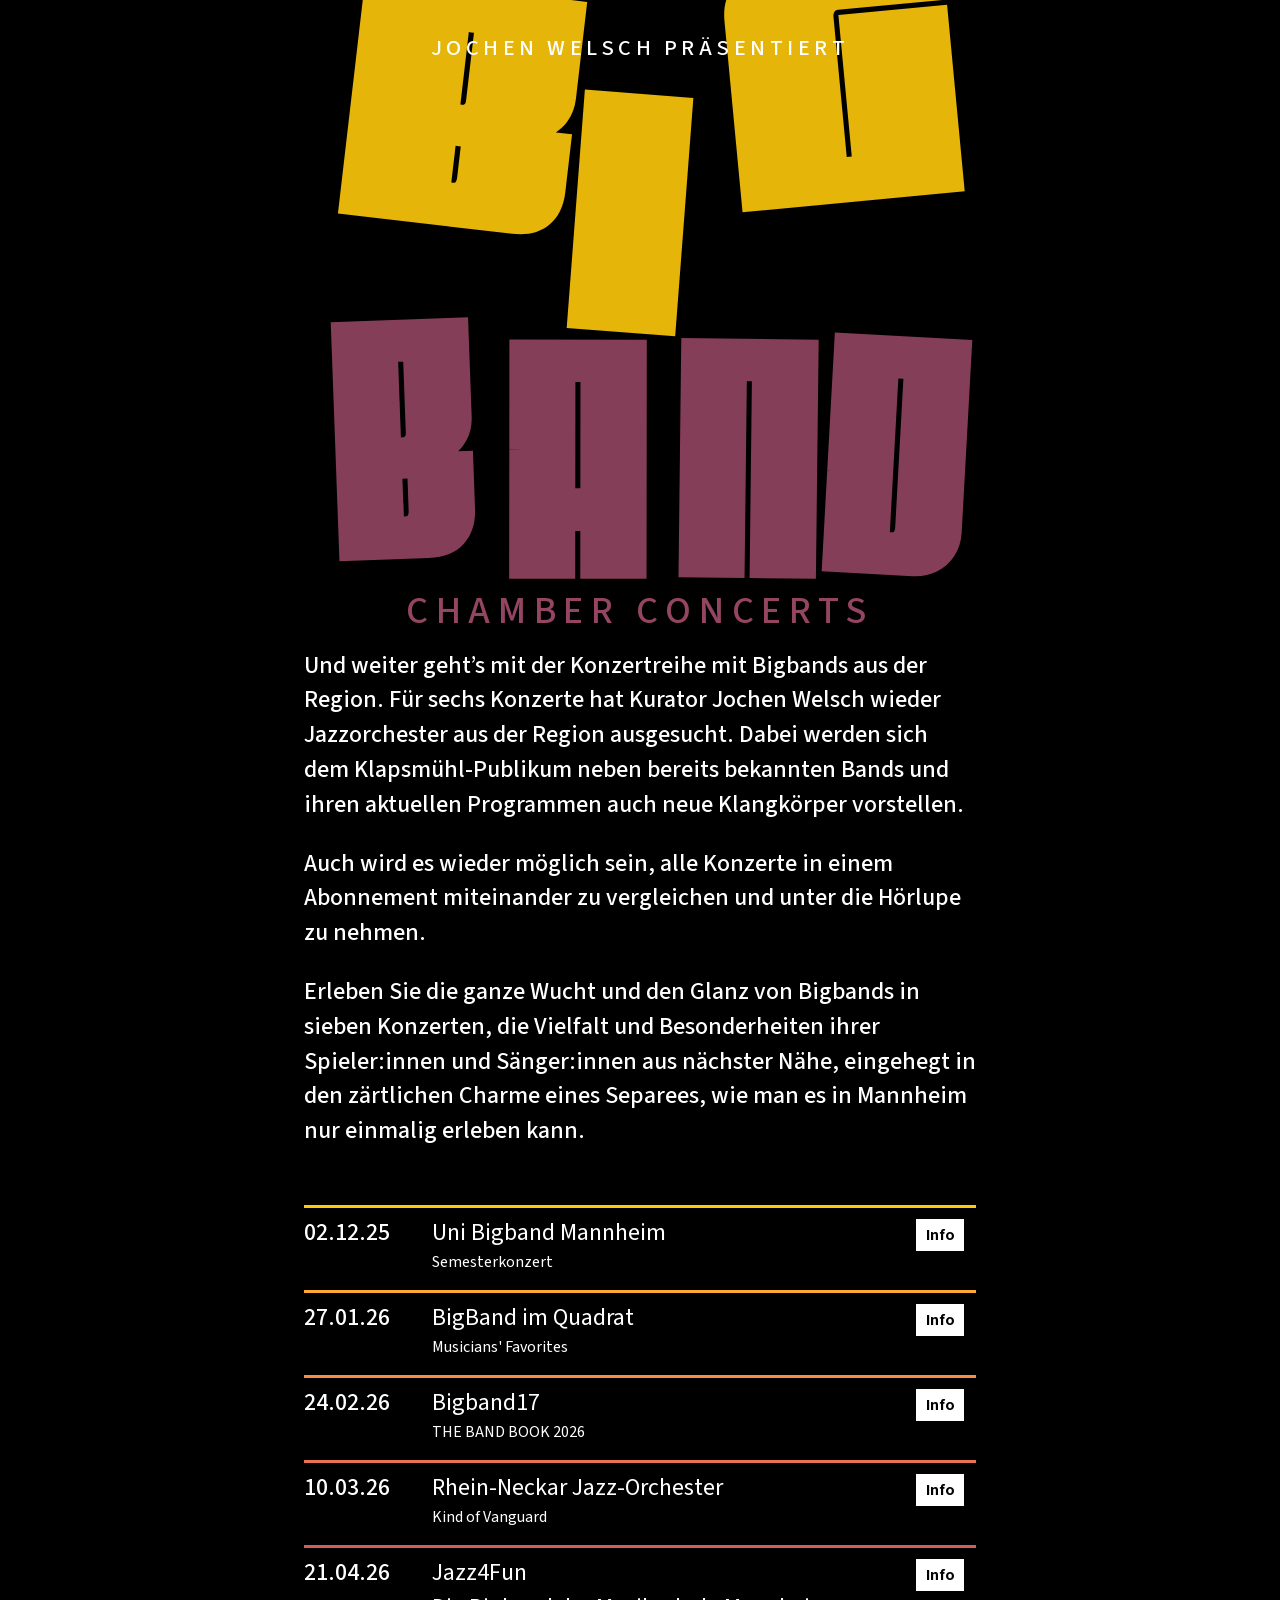
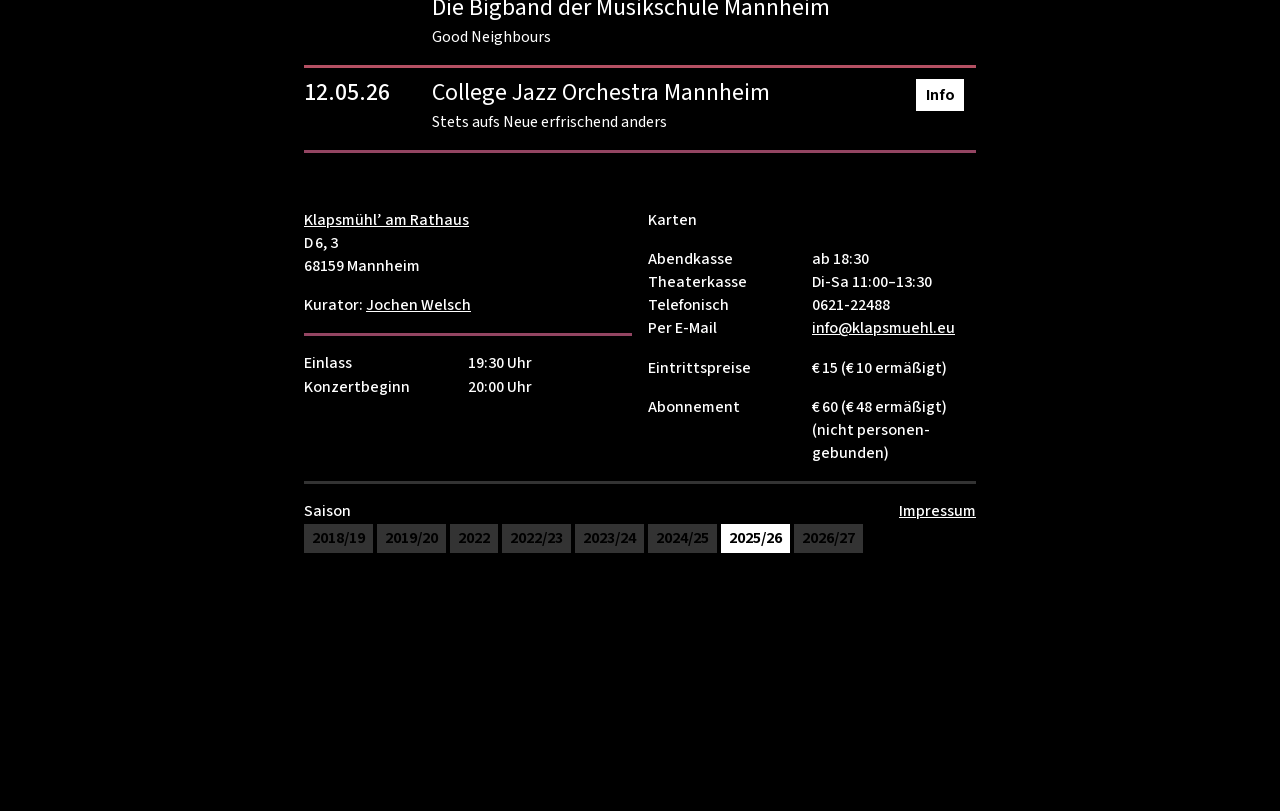
<file: 2026/index.html>
<!DOCTYPE html>
<html lang="de" class="bbcc-2026 no-js">
<head>
	<meta charset="utf-8" />
	<title>Big Band Chamber Concerts - Saison 2025/26</title>

	<meta name="viewport" content="width=device-width, initial-scale=1" />
	<link rel="icon" type="image/x-icon" href="//bigbandchamberconcerts.de/2026/favicon.ico?v=1" sizes="any" />
	<link rel="icon" href="//bigbandchamberconcerts.de/2026/favicon.svg?v=1" type="image/svg+xml">
	<meta property="og:site_name" content="Big Band Chamber Concerts" />
	<meta property="og:title" content="BBCC: Saison 2025/26 startet!" />
	<meta property="og:image" content="//bigbandchamberconcerts.de/2026/bbcc-preview.jpg?v=1" />
	<!-- https://ogp.me/ -->

	<meta name="theme-color" content="#000000" media="(prefers-color-scheme: light)" />
	<meta name="theme-color" content="#000000" media="(prefers-color-scheme: dark)" />

	<style>
		@layer global, theme;
		@import url('../global.css') layer(global);
		@import url('./2026.css') layer(theme);

		:root {
			--season-color-top: #ffc90c;
			--season-color-bottom: #934562;
		}
	</style>

	<!-- VERSION_PLACEHOLDER -->
	<script src="../global.js" type="module"></script><!-- module scripts are deferred by default -->
	<script src="./2026.js" type="module"></script>
</head>
<body>

	<div class="wrapper">
		<header>
			<span class="intro">Jochen Welsch präsentiert</span>
			<span class="logo-container">
				<div id="canvas"></div>
				<!--<button>Reset</button>-->
			</span>
			<span class="subtitle">Chamber Concerts</span>
		</header>

		<main>
			<details class="intro" open>
				<summary>Und weiter geht’s mit der Konzertreihe mit Bigbands aus der Region. Für sechs Konzerte hat Kurator Jochen Welsch wieder Jazzorchester aus der Region ausgesucht. Dabei werden sich dem Klapsmühl-Publikum neben bereits bekannten Bands und ihren aktuellen Programmen auch neue Klangkörper vorstellen. <span class="fake-button" title="Mehr Information einblenden">mehr</span></summary>

				<div>
					<p>Auch wird es wieder möglich sein, alle Konzerte in einem Abonnement miteinander zu vergleichen und unter die Hörlupe zu nehmen.</p>

					<p>Erleben Sie die ganze Wucht und den Glanz von Bigbands in sieben Konzerten, die Vielfalt und Besonderheiten ihrer Spieler:innen und Sänger:innen aus nächster Nähe, eingehegt in den zärtlichen Charme eines Separees, wie man es in Mannheim nur einmalig erleben kann.</p>
				</div>
			</details>

			<div class="termine">
				<details class="termin" name="termin">
					<summary>
						<time datetime="2025-12-02">02.12.25</time>
						<h2>Uni Bigband Mannheim <span>Semesterkonzert</span></h2>
						<div><span class="fake-button" data-function="toggle">Info</span></div>
					</summary>

					<figure class="detail">
						<picture>
							<!--<source srcset="./bbcc-2023-11-21.avif?v=1" type="image/avif" />-->
							<img src="./bbcc-2025-12-02-unibigband.webp?v=1" width="1600" height="997" decoding="async" loading="lazy"  alt="" />
						</picture>
						<figcaption>
							<p class="description">Den Auftakt im Dezember bestreitet die Bigband der Universität Mannheim mit ihrem Semesterkonzert.</p>

							<p class="meta">Band-Website: <a href="https://www.uni-mannheim.de/campus/musik-theater-und-kunst/uni-bigband/" data-external="true">uni-mannheim.de/camp…st/uni-bigband</a></p>
						</figcaption>
					</figure>
				</details>

				<details class="termin" name="termin">
					<summary>
						<time datetime="2026-01-27">27.01.26</time>
						<h2>BigBand im Quadrat <span>Musicians' Favorites</span></h2>
						<div><span class="fake-button" data-function="toggle">Info</span></div>
					</summary>

					<figure class="detail">
						<picture>
							<!--<source srcset="./bbcc-2023-11-21.avif?v=1" type="image/avif" />-->
							<img src="./bbcc-2026-01-27-bigband2.webp?v=1" width="1600" height="997" decoding="async" loading="lazy"  alt="" />
						</picture>
						<figcaption>
							<p class="description">Das Neue Jahr beginnt der BigBand im Quadrat, einer alteingessesenen Mannheimer Formation, die über sich sagt, dass sie so vielfältig wie die Musik selbst sei. Für diesen Abend hat Bandleader Patrick Wewel ein Programm mit den Lieblingsstücken seiner Musiker zusammengestellt, bei dem ein hohes Maß an Spiel- und Hörfreude garantiert ist.</p>

							<p class="meta">Band-Website: <a href="https://www.bigband2.de/" data-external="true">bigband2.de</a></p>
						</figcaption>
					</figure>
				</details>

				<details class="termin" name="termin">
					<summary>
						<time datetime="2026-02-24">24.02.26</time>
						<h2>Bigband17 <span>THE BAND BOOK 2026</span></h2>
						<div><span class="fake-button" data-function="toggle">Info</span></div>
					</summary>

					<figure class="detail">
						<picture>
							<!--<source srcset="./bbcc-2023-11-21.avif?v=1" type="image/avif" />-->
							<img src="./bbcc-2026-02-24-bigband17.webp?v=1" width="1600" height="997" decoding="async" loading="lazy"  alt="" />
						</picture>
						<figcaption>
							<p class="description">Im Februar erwarten wir die Bigband17. Die Band spielt bereits zum dritten Mal bei uns.</p>

							<p class="meta">Band-Website: <a href="https://bigband17.de/" data-external="true">bigband17.de</a></p>
						</figcaption>
					</figure>
				</details>

				<details class="termin" name="termin">
					<summary>
						<time datetime="2026-03-10">10.03.26</time>
						<h2>Rhein-Neckar Jazz-Orchester <span>Kind of Vanguard</span></h2>
						<div><span class="fake-button" data-function="toggle">Info</span></div>
					</summary>

					<figure class="detail">
						<picture>
							<!--<source srcset="./bbcc-2023-11-21.avif?v=1" type="image/avif" />-->
							<img src="./bbcc-2026-03-10-rnjo.webp?v=1" width="1600" height="997" decoding="async" loading="lazy"  alt="" />
						</picture>
						<figcaption>
							<p class="description">Die Gäste im März sind auch keine Unbekannten. Das Rhein-Neckar Jazz-Orchester erinnert mit dem Programm „Kind of Vanguard“ an die Ähnlichkeit der Klapsmühl’ mit dem legendären New Yorker Jazzclub Village Vanguard.</p>

							<p class="meta">Band-Website: <a href="http://www.rnjo.de/" data-external="true">rnjo.de</a></p>
						</figcaption>
					</figure>
				</details>

				<details class="termin" name="termin">
					<summary>
						<time datetime="2026-04-21">21.04.26</time>
						<h2>Jazz4Fun<br />Die Bigband der Musikschule Mannheim <span>Good Neighbours</span></h2>
						<div><span class="fake-button" data-function="toggle">Info</span></div>
					</summary>

					<figure class="detail">
						<picture>
							<!--<source srcset="./bbcc-2023-11-21.avif?v=1" type="image/avif" />-->
							<img src="./bbcc-2026-04-21-jazz4fun.webp?v=1" width="1600" height="997" decoding="async" loading="lazy"  alt="" />
						</picture>
						<figcaption>
							<p class="description">Im April freuen wir uns auf unsere geschätzten Nachbarn aus der Städtischen Musikschule „Jazz4Fun“ und ihren jährlichen Besuch.</p>

							<p class="meta">Band-Website: <a href="https://www.mannheim.de/de/bildung-staerken/musikschule/choereorchesterbigbandensembles/bigband-jazz4fun" data-external="true">mannheim.de/…/bigband-jazz4fun</a></p>
						</figcaption>
					</figure>
				</details>

				<details class="termin" name="termin">
					<summary>
						<time datetime="2026-05-12">12.05.26</time>
						<h2>College Jazz Orchestra Mannheim<span>Stets aufs Neue erfrischend anders</span></h2>
						<div><span class="fake-button" data-function="toggle">Info</span></div>
					</summary>

					<figure class="detail">
						<picture>
							<!--<source srcset="./bbcc-2023-11-21.avif?v=1" type="image/avif" />-->
							<img src="./bbcc-2026-05-12-cjo.webp?v=1" width="1600" height="997" decoding="async" loading="lazy"  alt="" />
						</picture>
						<figcaption>
							<p class="description">Traditionell beschließt das College Jazz Orchestra Mannheim im Mai die Saison und präsentiert die Ergebnisse von zwei Semestern intensiver Arbeit.</p>

							<p class="meta">Band-Website: <a href="https://www.uni-mannheim.de/campus/musik-theater-und-kunst/uni-bigband/" data-external="true">uni-mannheim.de/campus/musik-theater-und-kunst/uni-bigband</a></p>
						</figcaption>
					</figure>
				</details>

				<!-- empty element so there is a nice border below all dates -->
				<details class="termin" name="termin" disabled>
					<summary></summary>
					<div class="detail"></div>
				</details>
			</div>

			<section class="left">
				<p><a href="http://www.klapsmuehl.eu/" data-external="true">Klapsmühl’ am Rathaus</a><br />
				D&thinsp;6, 3<br />
				68159 Mannheim</p>

				<p>Kurator: <a href="http://jochenwelsch.com/" data-external="true">Jochen Welsch</a></p>

				<hr class="colorline end" />

				<dl>
					<dt>Einlass</dt><dd>19:30 Uhr</dd>
					<dt>Konzertbeginn</dt><dd>20:00 Uhr</dd>
				</dl>
			</section>

			<section class="right">
				<p>Karten</p>

				<dl>
					<dt>Abendkasse</dt><dd>ab 18:30</dd>
					<dt>Theaterkasse</dt><dd>Di-Sa 11:00–13:30</dd>
					<dt>Telefonisch</dt><dd>0621-22488</dd>
					<dt>Per E-Mail</dt><dd><a href="mailto:info@klapsmuehl.eu?subject=Karten%20BBCC%202026/25">info@klapsmuehl.eu</a></dd>
				</dl>

				<dl>
					<dt>Eintrittspreise</dt><dd>€&thinsp;15 (€&thinsp;10 ermäßigt)</dd>
				</dl>

				<dl>
					<dt>Abonnement</dt><dd>€&thinsp;60 (€&thinsp;48 ermäßigt)<br /><span>(nicht personen&shy;gebunden)</span></dd>
				</dl>
			</section>
		</main>

		<footer>
			<nav class="season">
				<p>Saison</p>

				<ul>
					<li><a href="../nav.html">Other Seasons</a></li>
				</ul>
			</nav>

			<div class="meta">
				<a href="../imprint.html">Impressum</a>
			</div>
		</footer>
	</div>

	<!-- SVG letter shapes, to be loaded in JS -->
	<div id="letters" class="hidden">
		<svg version="1.1" xmlns="http://www.w3.org/2000/svg" xmlns:xlink="http://www.w3.org/1999/xlink" x="0" y="0" viewBox="0 0 200 200" xml:space="preserve">
			<path id="letter-B" class="color-1" fill="#00A15D" d="M187.5,101c3.3-5.6,4.9-12.1,4.9-19.3v-81h-62.7h-30H7.6v198h93.1v-36.4h-2.8v-30.6h2.8V97.3h-2.8V36.9h1.9h2.4v56.8c0,2.5-0.8,3.7-2.4,3.7h0v34.3h2.4v26.1c0,1.2-0.2,2.3-0.5,3.2c-0.4,0.9-1,1.3-1.8,1.3h0v36.4h53.1c12.7,0,22.4-3.6,29.3-10.7c6.9-7.1,10.3-16.5,10.3-28.1v-48.8h-13.5C182.4,108.3,185.3,104.9,187.5,101z"/>
			<path id="letter-I" class="color-1" fill="#00A15D" d="M54.9 1h90.1v198H54.9Z" />
			<path id="letter-G" class="color-1" fill="#00A15D" d="M7.5,199V39.8c0-11.6,3.4-21,10.3-28.1C24.7,4.6,34.4,1,46.9,1h145.6v38.5H102	c-1.4,0-2.5,0.5-3.2,1.5c-0.7,1-1.1,2.1-1.1,3.3v117.2h4.2V81.3V43.8h90.4V199H7.5z" />
			<path id="letter-B2" class="color-2" fill="#F6B9AA" d="M152,102.6c3.3-5.6,4.9-12.1,4.9-19.3V1H43.1v69.5h54.6V35.8h4.2v58.9c0,2.5-0.8,3.7-2.4,3.7 h-1.8V70.3H43.1v83.5h54.6v-21.1h4.2v26.7c0,1.2-0.2,2.3-0.5,3.2c-0.4,0.9-1,1.3-1.8,1.3h-1.8v-10.8H43.1V199h74.2	c12.7,0,22.4-3.6,29.3-10.7c6.9-7.1,10.3-16.5,10.3-28.1v-48.6h-12.2C147.6,109,150,106.1,152,102.6z" />
			<path id="letter-A" class="color-2" fill="#F6B9AA" d="M43.1,1v91.1l54.7,1v-57h4.2V124h-4.2V87.1H43.1V199h54.7v-39.6h4.2V199h54.9V1H43.1z"/>
			<path id="letter-N" class="color-2" fill="#F6B9AA" d="M43.1 199L43.1 1L156.9 1L156.9 199L102 199L102 36.1L97.8 36.1L97.8 199z" />
			<path id="letter-D" class="color-2" fill="#F6B9AA" d="M43,1v114.5h54.6V36.1h4.2v123.8c0,0.9-0.2,1.7-0.5,2.5c-0.4,0.8-0.8,1.2-1.3,1.2h-2.4v-52.1 H43V199h75.2c7.6,0,14.3-1.7,20.1-5c5.8-3.3,10.4-7.9,13.7-13.7c3.3-5.8,5-12.2,5-19.3V1H43z" />
		</svg>
	</div>
</body>
</html>
</file>
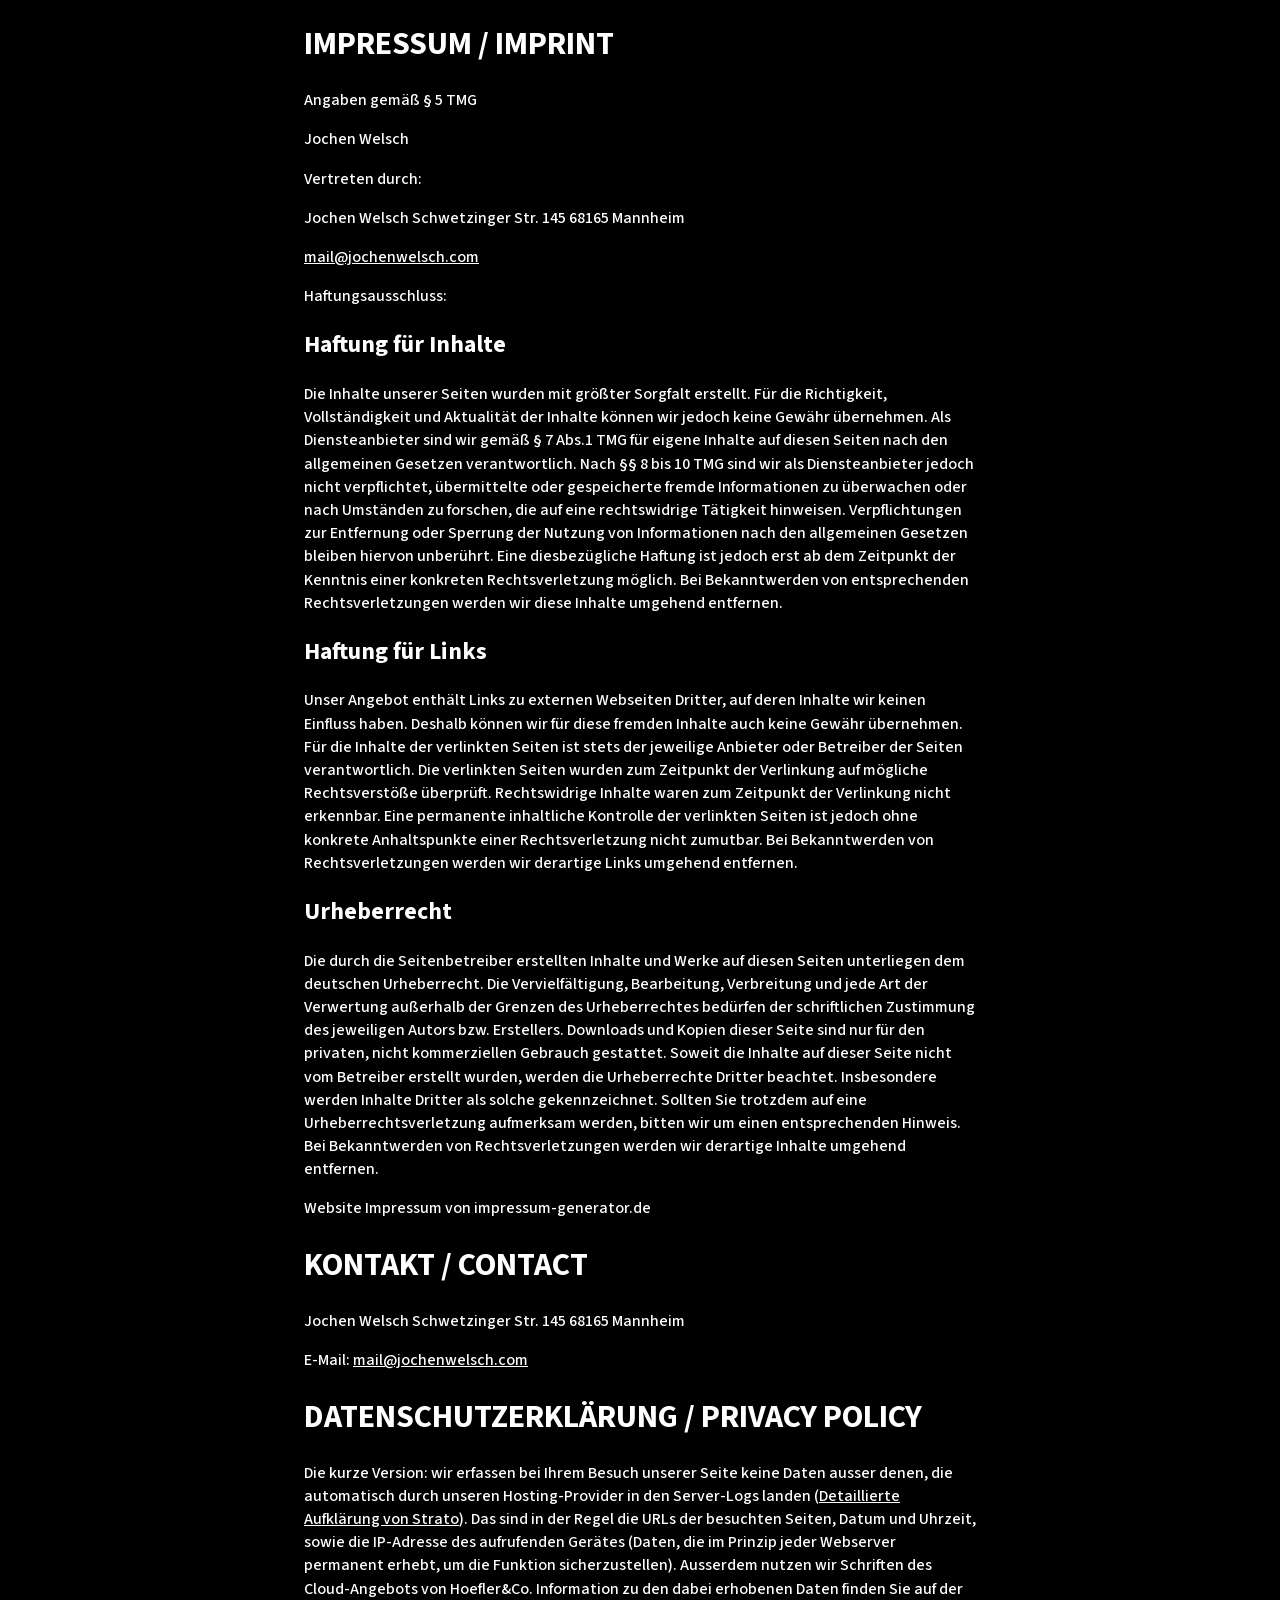
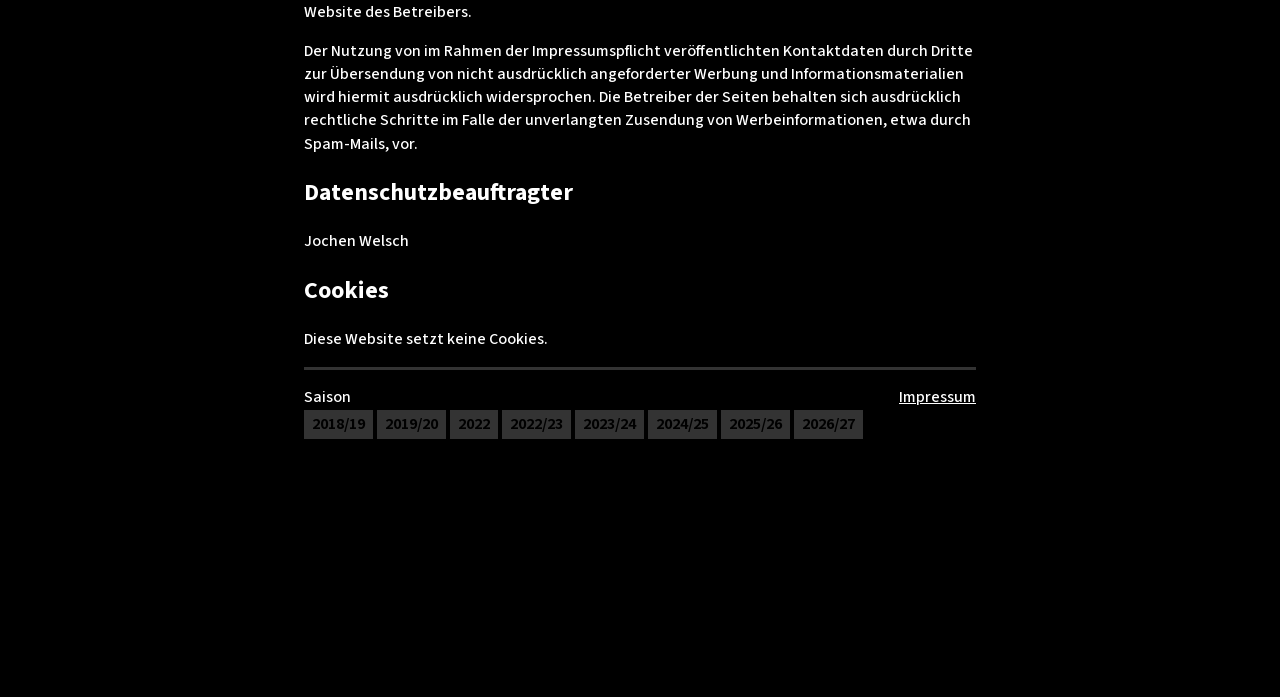
<file: imprint.html>
<!DOCTYPE html>
<html lang="de" class="imprint no-js">
<head>
	<meta charset="UTF-8">
	<title>Big Band Chamber Concerts - Season Overview</title>

	<link rel="icon" type="image/x-icon" href="//bigbandchamberconcerts.de/favicon.ico?v=1" sizes="any">
	<link rel="icon" href="//bigbandchamberconcerts.de/favicon.svg?v=1" type="image/svg+xml">

	<style>
		@layer global;
		@import url('./global.css') layer(global);
	</style>

	<script src="./global.js" type="module"></script>
</head>
<body>
	<div class="wrapper">
		<main>
			<h1>IMPRESSUM / IMPRINT</h1>
			<p>Angaben gemäß § 5 TMG</p>
			<p>Jochen Welsch</p>
			<p>Vertreten durch:</p>
			<p>Jochen Welsch Schwetzinger Str. 145 68165 Mannheim</p>
			<p><a href="mailto:mail@jochenwelsch.com">mail@jochenwelsch.com</a></p>
			<p>Haftungsausschluss:</p>
			<h2>Haftung für Inhalte</h2>
			<p>Die Inhalte unserer Seiten wurden mit größter Sorgfalt erstellt. Für die Richtigkeit, Vollständigkeit und Aktualität der Inhalte können wir jedoch keine Gewähr übernehmen. Als Diensteanbieter sind wir gemäß § 7 Abs.1 TMG für eigene Inhalte auf diesen Seiten nach den allgemeinen Gesetzen verantwortlich. Nach §§ 8 bis 10 TMG sind wir als Diensteanbieter jedoch nicht verpflichtet, übermittelte oder gespeicherte fremde Informationen zu überwachen oder nach Umständen zu forschen, die auf eine rechtswidrige Tätigkeit hinweisen. Verpflichtungen zur Entfernung oder Sperrung der Nutzung von Informationen nach den allgemeinen Gesetzen bleiben hiervon unberührt. Eine diesbezügliche Haftung ist jedoch erst ab dem Zeitpunkt der Kenntnis einer konkreten Rechtsverletzung möglich. Bei Bekanntwerden von entsprechenden Rechtsverletzungen werden wir diese Inhalte umgehend entfernen.</p>
			<h2>Haftung für Links</h2>
			<p>Unser Angebot enthält Links zu externen Webseiten Dritter, auf deren Inhalte wir keinen Einfluss haben. Deshalb können wir für diese fremden Inhalte auch keine Gewähr übernehmen. Für die Inhalte der verlinkten Seiten ist stets der jeweilige Anbieter oder Betreiber der Seiten verantwortlich. Die verlinkten Seiten wurden zum Zeitpunkt der Verlinkung auf mögliche Rechtsverstöße überprüft. Rechtswidrige Inhalte waren zum Zeitpunkt der Verlinkung nicht erkennbar. Eine permanente inhaltliche Kontrolle der verlinkten Seiten ist jedoch ohne konkrete Anhaltspunkte einer Rechtsverletzung nicht zumutbar. Bei Bekanntwerden von Rechtsverletzungen werden wir derartige Links umgehend entfernen.</p>
			<h2>Urheberrecht</h2>
			<p>Die durch die Seitenbetreiber erstellten Inhalte und Werke auf diesen Seiten unterliegen dem deutschen Urheberrecht. Die Vervielfältigung, Bearbeitung, Verbreitung und jede Art der Verwertung außerhalb der Grenzen des Urheberrechtes bedürfen der schriftlichen Zustimmung des jeweiligen Autors bzw. Erstellers. Downloads und Kopien dieser Seite sind nur für den privaten, nicht kommerziellen Gebrauch gestattet. Soweit die Inhalte auf dieser Seite nicht vom Betreiber erstellt wurden, werden die Urheberrechte Dritter beachtet. Insbesondere werden Inhalte Dritter als solche gekennzeichnet. Sollten Sie trotzdem auf eine Urheberrechtsverletzung aufmerksam werden, bitten wir um einen entsprechenden Hinweis. Bei Bekanntwerden von Rechtsverletzungen werden wir derartige Inhalte umgehend entfernen.</p>
			<p>Website Impressum von impressum-generator.de</p>
			<h1>KONTAKT / CONTACT</h1>
			<p>Jochen Welsch Schwetzinger Str. 145 68165 Mannheim</p>
			<p>E-Mail: <a href="mailto:mail@jochenwelsch.com">mail@jochenwelsch.com</a></p>
			<h1>DATENSCHUTZERKLÄRUNG / PRIVACY POLICY</h1>
			<p>Die kurze Version: wir erfassen bei Ihrem Besuch unserer Seite keine Daten ausser denen, die automatisch durch unseren Hosting-Provider in den Server-Logs landen (<a href="https://strato.de/blog/dsgvo-logfiles/">Detaillierte Aufklärung von Strato</a>). Das sind in der Regel die URLs der besuchten Seiten, Datum und Uhrzeit, sowie die IP-Adresse des aufrufenden Gerätes (Daten, die im Prinzip jeder Webserver permanent erhebt, um die Funktion sicherzustellen). Ausserdem nutzen wir Schriften des Cloud-Angebots von Hoefler&amp;Co. Information zu den dabei erhobenen Daten finden Sie auf der Website des Betreibers.</p>
			<p>Der Nutzung von im Rahmen der Impressumspflicht veröffentlichten Kontaktdaten durch Dritte zur Übersendung von nicht ausdrücklich angeforderter Werbung und Informationsmaterialien wird hiermit ausdrücklich widersprochen. Die Betreiber der Seiten behalten sich ausdrücklich rechtliche Schritte im Falle der unverlangten Zusendung von Werbeinformationen, etwa durch Spam-Mails, vor.</p>
			<h2>Datenschutzbeauftragter</h2>
			<p>Jochen Welsch</p>
			<h2>Cookies</h2>
			<p>Diese Website setzt keine Cookies.</p>
		</main>

		<footer>
			<nav class="season">
				<p>Saison</p>

				<ul>
					<li><a href="./nav.html">Other Seasons</a></li>
				</ul>
			</nav>

			<div class="meta">
				<a href="./imprint.html">Impressum</a>
			</div>
		</footer>
	</div>
</body>
</html>
</file>
